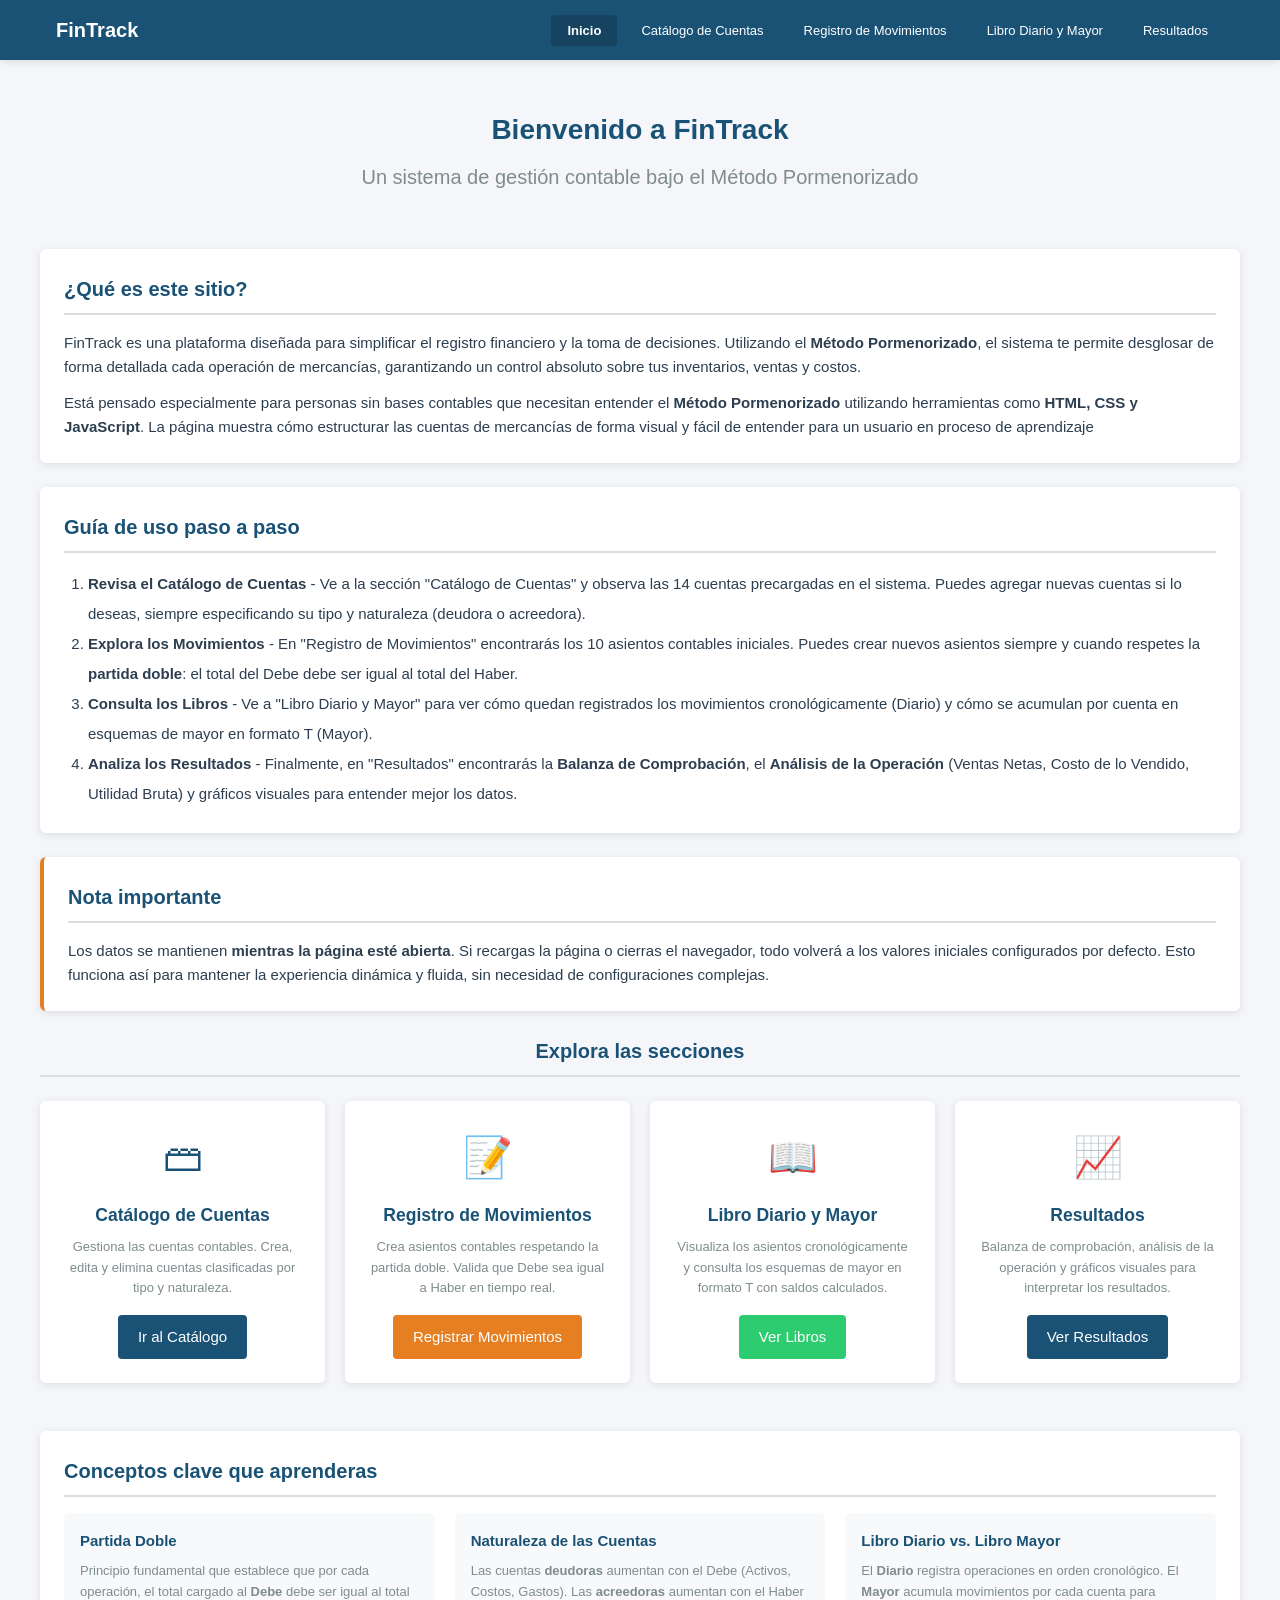
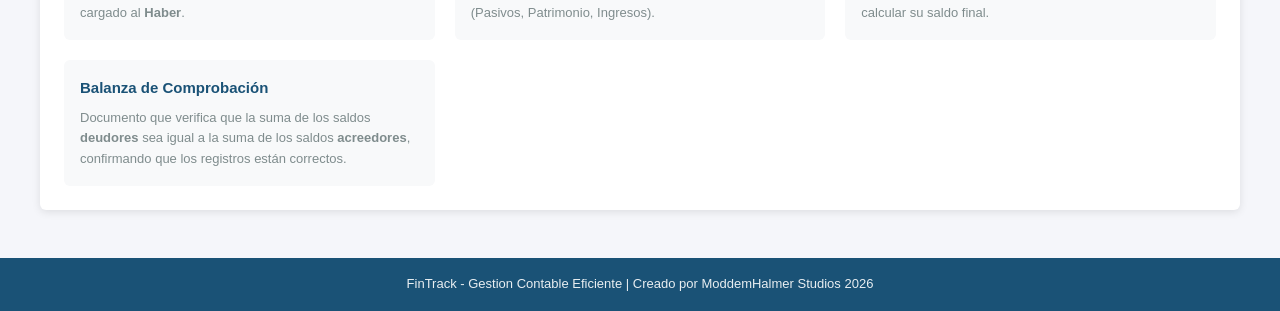
<file: index.html>
<!DOCTYPE html>
<html lang="es">
<head>
    <meta charset="UTF-8">
    <meta name="viewport" content="width=device-width, initial-scale=1.0">
    <title>FinTrack - Gestion Contable Eficiente</title>
    
    <!-- 
        Estilos base que se aplican a todas las páginas.
        principal.css contiene las variables de color, tipografía, navegación,
        botones, tablas, formularios y utilidades generales.
    -->
    <link rel="stylesheet" href="estilos/principal.css">
</head>
<body>
    
    <!-- 
        =============================================================================
        NAVEGACIÓN PRINCIPAL
        =============================================================================
        Barra fija en la parte superior. Se repite en todas las páginas.
        El enlace activo se resalta automáticamente con JavaScript.
    -->
    <nav class="navegacion-principal">
        <div class="contenedor-navegacion">
            <!-- Título o logo del sitio -->
            <a href="index.html" class="titulo-navegacion">
                FinTrack
            </a>
            
            <!-- Botón menú hamburguesa (solo visible en móviles) -->
            <button id="boton-menu-hamburguesa" class="boton-menu-hamburguesa" aria-label="Abrir menú de navegación">
                <span class="linea"></span>
                <span class="linea"></span>
                <span class="linea"></span>
            </button>
            
            <!-- Lista de enlaces a las secciones del sitio -->
            <ul id="lista-navegacion" class="lista-navegacion">
                <li class="elemento-navegacion">
                    <a href="index.html" class="enlace-navegacion">Inicio</a>
                </li>
                <li class="elemento-navegacion">
                    <a href="paginas/cuentas.html" class="enlace-navegacion">Catálogo de Cuentas</a>
                </li>
                <li class="elemento-navegacion">
                    <a href="paginas/movimientos.html" class="enlace-navegacion">Registro de Movimientos</a>
                </li>
                <li class="elemento-navegacion">
                    <a href="paginas/libros.html" class="enlace-navegacion">Libro Diario y Mayor</a>
                </li>
                <li class="elemento-navegacion">
                    <a href="paginas/resultados.html" class="enlace-navegacion">Resultados</a>
                </li>
            </ul>
        </div>
    </nav>
    
    <!-- 
        =============================================================================
        CONTENIDO PRINCIPAL
        =============================================================================
    -->
    <main class="contenido-principal">
        <div class="contenedor">
            
            <!-- 
                Encabezado de bienvenida con título y subtítulo descriptivo
            -->
            <header class="encabezado-pagina">
                <h1 class="titulo-principal">Bienvenido a FinTrack</h1>
                <p class="subtitulo-principal">Un sistema de gestión contable bajo el Método Pormenorizado</p>
            </header>
            
            <!-- 
                =============================================================================
                SECCIÓN: DESCRIPCIÓN DEL SITIO
                =============================================================================
                Explicamos qué es esta herramienta y para quién está pensada.
            -->
            <section class="tarjeta margen-inferior">
                <h2 class="titulo-tarjeta">¿Qué es este sitio?</h2>
                <p>
                    FinTrack es una plataforma diseñada para simplificar el registro financiero y la toma de decisiones.
                    Utilizando el <strong>Método Pormenorizado</strong>, el sistema te permite desglosar de forma detallada cada operación de mercancías,
                    garantizando un control absoluto sobre tus inventarios, ventas y costos.
                </p>
                <p style="margin-top: 12px;">
                    Está pensado especialmente para personas sin bases contables que necesitan entender el <strong>Método Pormenorizado</strong> utilizando herramientas como
                    <strong>HTML, CSS y JavaScript</strong>. La página muestra cómo estructurar las cuentas de mercancías de forma visual y fácil de entender para un usuario en proceso de aprendizaje
                </p>
            </section>
            
            <!-- 
                =============================================================================
                SECCIÓN: GUÍA DE USO PASO A PASO
                =============================================================================
                Instrucciones numeradas para que el estudiante sepa por dónde empezar.
            -->
            <section class="tarjeta margen-inferior">
                <h2 class="titulo-tarjeta">Guía de uso paso a paso</h2>
                
                <ol style="padding-left: 24px; line-height: 2;">
                    <li>
                        <strong>Revisa el Catálogo de Cuentas</strong> - Ve a la sección 
                        "Catálogo de Cuentas" y observa las 14 cuentas precargadas en el sistema. 
                        Puedes agregar nuevas cuentas si lo deseas, siempre especificando su tipo 
                        y naturaleza (deudora o acreedora).
                    </li>
                    <li>
                        <strong>Explora los Movimientos</strong> - En "Registro de Movimientos" 
                        encontrarás los 10 asientos contables iniciales. Puedes crear nuevos 
                        asientos siempre y cuando respetes la <strong>partida doble</strong>: 
                        el total del Debe debe ser igual al total del Haber.
                    </li>
                    <li>
                        <strong>Consulta los Libros</strong> - Ve a "Libro Diario y Mayor" para 
                        ver cómo quedan registrados los movimientos cronológicamente (Diario) y 
                        cómo se acumulan por cuenta en esquemas de mayor en formato T (Mayor).
                    </li>
                    <li>
                        <strong>Analiza los Resultados</strong> - Finalmente, en "Resultados" 
                        encontrarás la <strong>Balanza de Comprobación</strong>, el 
                        <strong>Análisis de la Operación</strong> (Ventas Netas, Costo de lo 
                        Vendido, Utilidad Bruta) y gráficos visuales para entender mejor los datos.
                    </li>
                </ol>
            </section>
            
            <!-- 
                =============================================================================
                SECCIÓN: NOTA IMPORTANTE
                =============================================================================
                Avisamos que los datos no se guardan permanentemente.
            -->
            <section class="tarjeta margen-inferior" style="border-left: 4px solid var(--color-acento);">
                <h2 class="titulo-tarjeta">Nota importante</h2>
                <p>
                    Los datos se mantienen <strong>mientras la página esté abierta</strong>. 
                    Si recargas la página o cierras el navegador, todo volverá a los valores 
                    iniciales configurados por defecto. Esto funciona así para mantener la 
                    experiencia dinámica y fluida, sin necesidad de configuraciones complejas.
                </p>
            </section>
            
            <!-- 
                =============================================================================
                SECCIÓN: TARJETAS INFORMATIVAS DE CADA SECCIÓN
                =============================================================================
                Cuatro tarjetas que resumen qué hace cada página del sitio.
                Usamos caracteres simples como "iconos" (no emojis).
            -->
            <section class="margen-inferior">
                <h2 class="titulo-tarjeta" style="text-align: center; margin-bottom: 24px;">Explora las secciones</h2>
                
                <div style="display: grid; grid-template-columns: repeat(auto-fit, minmax(260px, 1fr)); gap: 20px;">
                    
                    <!-- Tarjeta: Catálogo de Cuentas -->
                    <article class="tarjeta" style="text-align: center;">
                        <div style="font-size: 40px; color: var(--color-principal); margin-bottom: 12px;">
                            &#128451;
                        </div>
                        <h3 style="color: var(--color-principal); margin-bottom: 8px;">Catálogo de Cuentas</h3>
                        <p style="color: var(--texto-secundario); font-size: var(--tamano-pequeno);">
                            Gestiona las cuentas contables. Crea, edita y elimina cuentas 
                            clasificadas por tipo y naturaleza.
                        </p>
                        <a href="paginas/cuentas.html" class="boton boton-primario" style="margin-top: 16px; display: inline-block;">
                            Ir al Catálogo
                        </a>
                    </article>
                    
                    <!-- Tarjeta: Registro de Movimientos -->
                    <article class="tarjeta" style="text-align: center;">
                        <div style="font-size: 40px; color: var(--color-acento); margin-bottom: 12px;">
                            &#128221;
                        </div>
                        <h3 style="color: var(--color-principal); margin-bottom: 8px;">Registro de Movimientos</h3>
                        <p style="color: var(--texto-secundario); font-size: var(--tamano-pequeno);">
                            Crea asientos contables respetando la partida doble. 
                            Valida que Debe sea igual a Haber en tiempo real.
                        </p>
                        <a href="paginas/movimientos.html" class="boton boton-acento" style="margin-top: 16px; display: inline-block;">
                            Registrar Movimientos
                        </a>
                    </article>
                    
                    <!-- Tarjeta: Libro Diario y Mayor -->
                    <article class="tarjeta" style="text-align: center;">
                        <div style="font-size: 40px; color: var(--color-secundario); margin-bottom: 12px;">
                            &#128214;
                        </div>
                        <h3 style="color: var(--color-principal); margin-bottom: 8px;">Libro Diario y Mayor</h3>
                        <p style="color: var(--texto-secundario); font-size: var(--tamano-pequeno);">
                            Visualiza los asientos cronológicamente y consulta los 
                            esquemas de mayor en formato T con saldos calculados.
                        </p>
                        <a href="paginas/libros.html" class="boton boton-secundario" style="margin-top: 16px; display: inline-block;">
                            Ver Libros
                        </a>
                    </article>
                    
                    <!-- Tarjeta: Resultados -->
                    <article class="tarjeta" style="text-align: center;">
                        <div style="font-size: 40px; color: #9b59b6; margin-bottom: 12px;">
                            &#128200;
                        </div>
                        <h3 style="color: var(--color-principal); margin-bottom: 8px;">Resultados</h3>
                        <p style="color: var(--texto-secundario); font-size: var(--tamano-pequeno);">
                            Balanza de comprobación, análisis de la operación y 
                            gráficos visuales para interpretar los resultados.
                        </p>
                        <a href="paginas/resultados.html" class="boton boton-primario" style="margin-top: 16px; display: inline-block;">
                            Ver Resultados
                        </a>
                    </article>
                    
                </div>
            </section>
            
            <!-- 
                =============================================================================
                SECCIÓN: CONCEPTOS CLAVE
                =============================================================================
                Breve repaso de conceptos contables fundamentales.
            -->
            <section class="tarjeta margen-inferior">
                <h2 class="titulo-tarjeta">Conceptos clave que aprenderas</h2>
                
                <div style="display: grid; grid-template-columns: repeat(auto-fit, minmax(300px, 1fr)); gap: 20px; margin-top: 16px;">
                    
                    <div style="padding: 16px; background-color: #f8f9fa; border-radius: 6px;">
                        <h4 style="color: var(--color-principal); margin-bottom: 8px;">Partida Doble</h4>
                        <p style="font-size: var(--tamano-pequeno); color: var(--texto-secundario);">
                            Principio fundamental que establece que por cada operación, 
                            el total cargado al <strong>Debe</strong> debe ser igual al 
                            total cargado al <strong>Haber</strong>.
                        </p>
                    </div>
                    
                    <div style="padding: 16px; background-color: #f8f9fa; border-radius: 6px;">
                        <h4 style="color: var(--color-principal); margin-bottom: 8px;">Naturaleza de las Cuentas</h4>
                        <p style="font-size: var(--tamano-pequeno); color: var(--texto-secundario);">
                            Las cuentas <strong>deudoras</strong> aumentan con el Debe 
                            (Activos, Costos, Gastos). Las <strong>acreedoras</strong> aumentan 
                            con el Haber (Pasivos, Patrimonio, Ingresos).
                        </p>
                    </div>
                    
                    <div style="padding: 16px; background-color: #f8f9fa; border-radius: 6px;">
                        <h4 style="color: var(--color-principal); margin-bottom: 8px;">Libro Diario vs. Libro Mayor</h4>
                        <p style="font-size: var(--tamano-pequeno); color: var(--texto-secundario);">
                            El <strong>Diario</strong> registra operaciones en orden cronológico. 
                            El <strong>Mayor</strong> acumula movimientos por cada cuenta para 
                            calcular su saldo final.
                        </p>
                    </div>
                    
                    <div style="padding: 16px; background-color: #f8f9fa; border-radius: 6px;">
                        <h4 style="color: var(--color-principal); margin-bottom: 8px;">Balanza de Comprobación</h4>
                        <p style="font-size: var(--tamano-pequeno); color: var(--texto-secundario);">
                            Documento que verifica que la suma de los saldos <strong>deudores</strong> 
                            sea igual a la suma de los saldos <strong>acreedores</strong>, 
                            confirmando que los registros están correctos.
                        </p>
                    </div>
                    
                </div>
            </section>
            
        </div>
    </main>
    
    <!-- 
        =============================================================================
        PIE DE PÁGINA
        =============================================================================
        Se repite en todas las páginas. Muestra el año actual.
    -->
    <footer class="pie-pagina">
        <p class="texto-pie">
            FinTrack - Gestion Contable Eficiente
            | Creado por ModdemHalmer Studios
            <span id="anio-actual">2026</span>
        </p>
    </footer>
    
    <!-- 
        =============================================================================
        SCRIPTS
        =============================================================================
        Cargamos primero los datos, luego las funciones compartidas.
        En index.html no necesitamos scripts específicos de página.
    -->
    <script src="scripts/datos.js"></script>
    <script src="scripts/principal.js"></script>
    
    <!-- 
        Script inline para establecer el año actual en el pie de página.
        Es una funcionalidad simple que no amerita un archivo separado.
    -->
    <script>
        // Actualizamos el año en el pie de página automáticamente
        document.getElementById('anio-actual').textContent = new Date().getFullYear();
    </script>
    
</body>
</html>
</file>
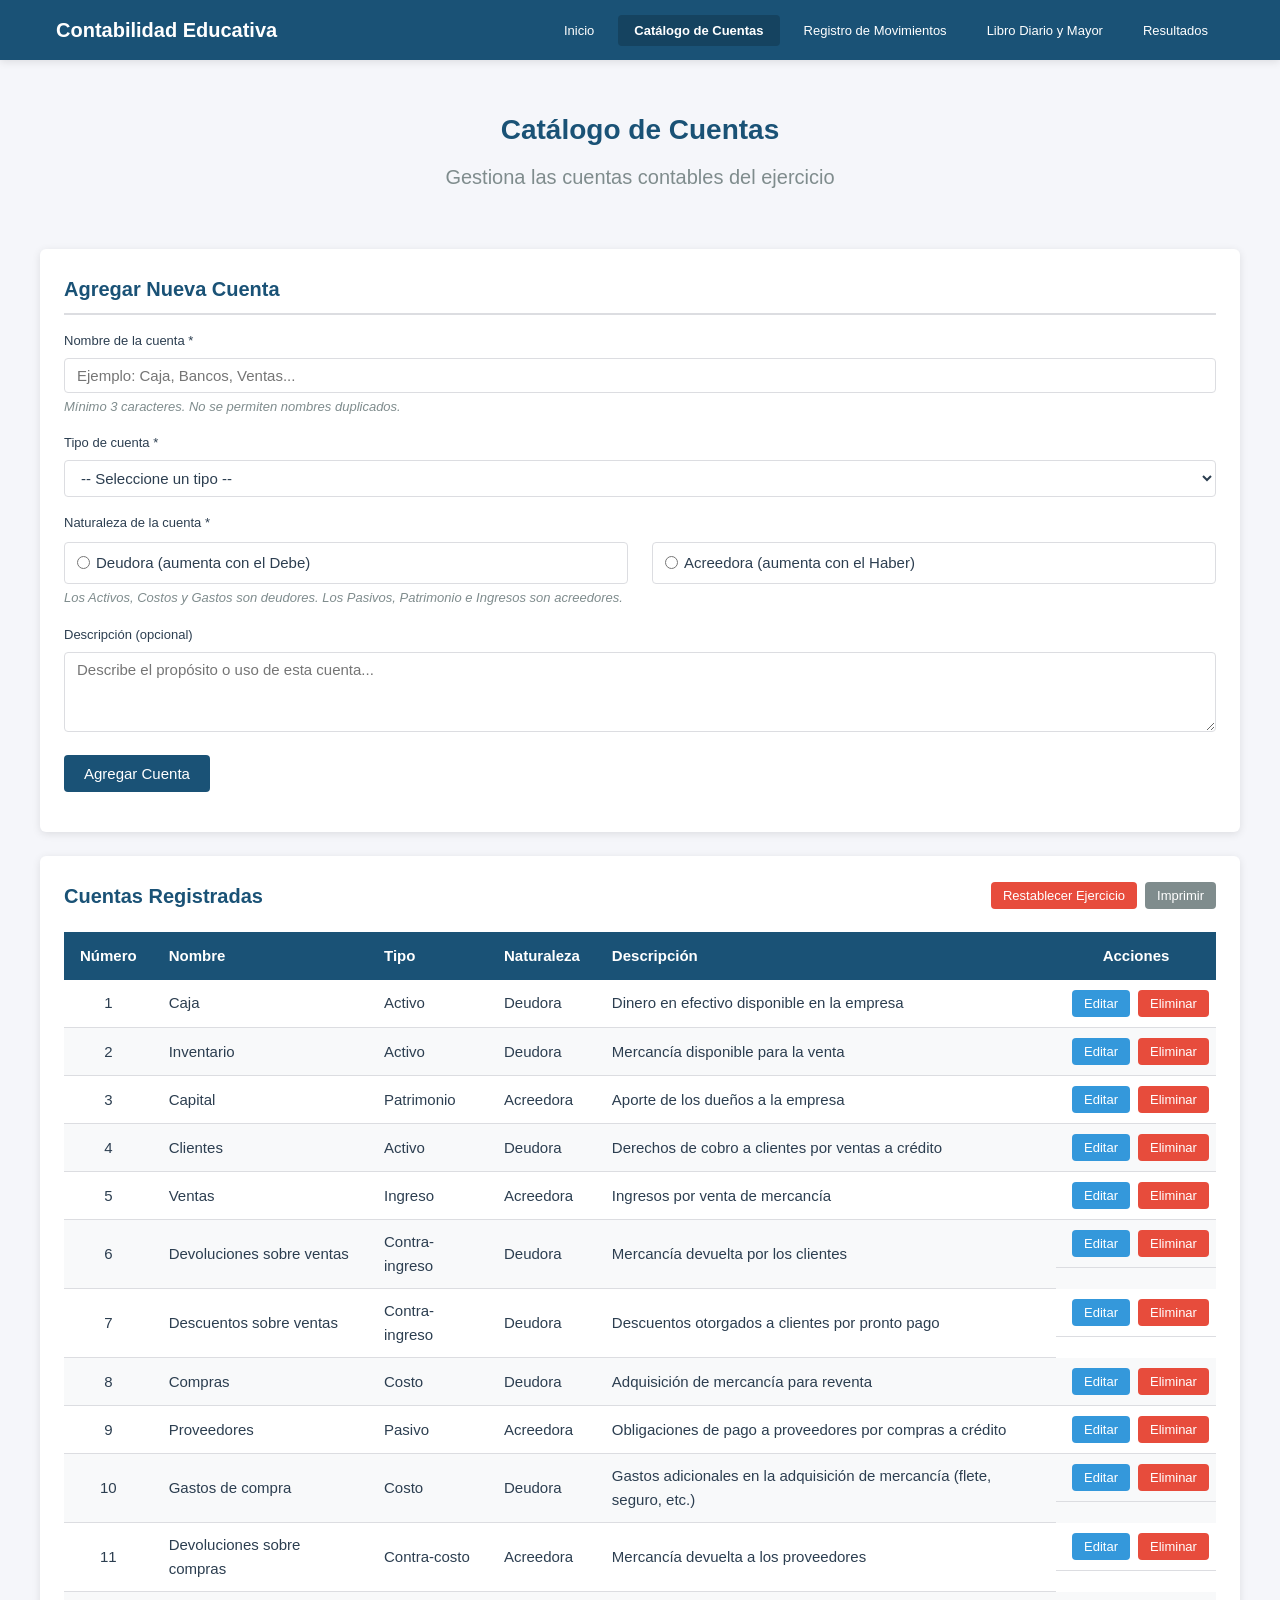
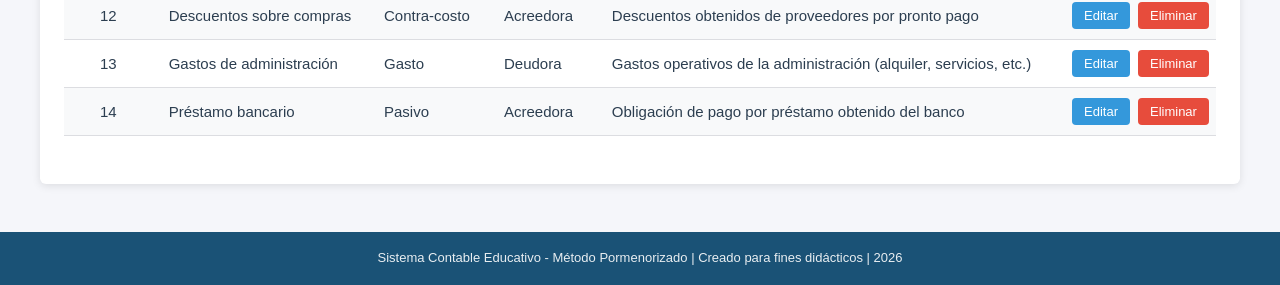
<file: paginas/cuentas.html>
<!DOCTYPE html>
<html lang="es">
<head>
    <meta charset="UTF-8">
    <meta name="viewport" content="width=device-width, initial-scale=1.0">
    <title>Catálogo de Cuentas - Sistema Contable Educativo</title>
    
    <!-- 
        Estilos base compartidos por todas las páginas.
        Contiene la navegación, variables CSS, botones, tablas y formularios.
    -->
    <link rel="stylesheet" href="../estilos/principal.css">
    
    <!-- 
        Estilos específicos de la página de cuentas.
        Se carga después de principal.css para poder sobrescribir si es necesario.
    -->
    <link rel="stylesheet" href="../estilos/cuentas.css">
    
    <!-- 
        Estilos para impresión.
        Oculta navegación, botones y fondos de color al imprimir.
    -->
    <link rel="stylesheet" href="../estilos/impresion.css" media="print">
</head>
<body>
    
    <!-- 
        =============================================================================
        NAVEGACIÓN PRINCIPAL
        =============================================================================
        Igual en todas las páginas. El enlace activo se resalta automáticamente
        mediante la función marcarNavegacionActiva() en principal.js.
    -->
    <nav class="navegacion-principal">
        <div class="contenedor-navegacion">
            <a href="../index.html" class="titulo-navegacion">Contabilidad Educativa</a>
            
            <button id="boton-menu-hamburguesa" class="boton-menu-hamburguesa" aria-label="Abrir menú de navegación">
                <span class="linea"></span>
                <span class="linea"></span>
                <span class="linea"></span>
            </button>
            
            <ul id="lista-navegacion" class="lista-navegacion">
                <li class="elemento-navegacion">
                    <a href="../index.html" class="enlace-navegacion">Inicio</a>
                </li>
                <li class="elemento-navegacion">
                    <a href="cuentas.html" class="enlace-navegacion">Catálogo de Cuentas</a>
                </li>
                <li class="elemento-navegacion">
                    <a href="movimientos.html" class="enlace-navegacion">Registro de Movimientos</a>
                </li>
                <li class="elemento-navegacion">
                    <a href="libros.html" class="enlace-navegacion">Libro Diario y Mayor</a>
                </li>
                <li class="elemento-navegacion">
                    <a href="resultados.html" class="enlace-navegacion">Resultados</a>
                </li>
            </ul>
        </div>
    </nav>
    
    <!-- 
        =============================================================================
        CONTENIDO PRINCIPAL
        =============================================================================
    -->
    <main class="contenido-principal">
        <div class="contenedor">
            
            <!-- Encabezado de la página -->
            <header class="encabezado-pagina">
                <h1 class="titulo-principal">Catálogo de Cuentas</h1>
                <p class="subtitulo-principal">Gestiona las cuentas contables del ejercicio</p>
            </header>
            
            <!-- 
                =============================================================================
                SECCIÓN: FORMULARIO PARA CREAR/EDITAR CUENTAS
                =============================================================================
                Este formulario permite agregar nuevas cuentas al catálogo.
                También se reutiliza para editar cuentas existentes.
            -->
            <section class="tarjeta margen-inferior">
                <h2 class="titulo-tarjeta" id="titulo-formulario">Agregar Nueva Cuenta</h2>
                
                <form id="formulario-cuenta" novalidate>
                    
                    <!-- Campo oculto para saber si estamos editando (ID de la cuenta) -->
                    <input type="hidden" id="campo-id-cuenta" value="">
                    
                    <!-- Nombre de la cuenta -->
                    <div class="grupo-formulario">
                        <label for="campo-nombre" class="etiqueta-formulario">Nombre de la cuenta *</label>
                        <input 
                            type="text" 
                            id="campo-nombre" 
                            class="campo-texto" 
                            placeholder="Ejemplo: Caja, Bancos, Ventas..."
                            required 
                            minlength="3"
                            maxlength="100"
                        >
                        <small class="texto-ayuda">Mínimo 3 caracteres. No se permiten nombres duplicados.</small>
                    </div>
                    
                    <!-- Tipo de cuenta -->
                    <div class="grupo-formulario">
                        <label for="campo-tipo" class="etiqueta-formulario">Tipo de cuenta *</label>
                        <select id="campo-tipo" class="campo-seleccion" required>
                            <option value="">-- Seleccione un tipo --</option>
                            <option value="Activo">Activo</option>
                            <option value="Pasivo">Pasivo</option>
                            <option value="Patrimonio">Patrimonio</option>
                            <option value="Ingreso">Ingreso</option>
                            <option value="Costo">Costo</option>
                            <option value="Gasto">Gasto</option>
                            <option value="Contra-ingreso">Contra-ingreso</option>
                            <option value="Contra-costo">Contra-costo</option>
                        </select>
                    </div>
                    
                    <!-- Naturaleza de la cuenta (radio buttons) -->
                    <div class="grupo-formulario">
                        <span class="etiqueta-formulario">Naturaleza de la cuenta *</span>
                        <div class="grupo-radio">
                            <label class="opcion-radio">
                                <input type="radio" name="naturaleza" value="deudora" required>
                                <span>Deudora (aumenta con el Debe)</span>
                            </label>
                            <label class="opcion-radio">
                                <input type="radio" name="naturaleza" value="acreedora" required>
                                <span>Acreedora (aumenta con el Haber)</span>
                            </label>
                        </div>
                        <small class="texto-ayuda">
                            Los Activos, Costos y Gastos son deudores. 
                            Los Pasivos, Patrimonio e Ingresos son acreedores.
                        </small>
                    </div>
                    
                    <!-- Descripción opcional -->
                    <div class="grupo-formulario">
                        <label for="campo-descripcion" class="etiqueta-formulario">Descripción (opcional)</label>
                        <textarea 
                            id="campo-descripcion" 
                            class="campo-textarea" 
                            placeholder="Describe el propósito o uso de esta cuenta..."
                            maxlength="200"
                        ></textarea>
                    </div>
                    
                    <!-- Mensaje de validación (se muestra con JavaScript) -->
                    <div id="mensaje-formulario" class="mensaje-validacion oculto" role="alert"></div>
                    
                    <!-- Botones del formulario -->
                    <div class="grupo-botones">
                        <button type="submit" id="boton-guardar" class="boton boton-primario">
                            Agregar Cuenta
                        </button>
                        <button type="button" id="boton-cancelar" class="boton boton-peligro oculto">
                            Cancelar Edición
                        </button>
                    </div>
                    
                </form>
            </section>
            
            <!-- 
                =============================================================================
                SECCIÓN: TABLA DE CUENTAS EXISTENTES
                =============================================================================
                Muestra todas las cuentas del catálogo con opciones de editar y eliminar.
            -->
            <section class="tarjeta">
                <div style="display: flex; justify-content: space-between; align-items: center; margin-bottom: 20px; flex-wrap: wrap; gap: 12px;">
                    <h2 class="titulo-tarjeta" style="margin: 0; border: none; padding: 0;">Cuentas Registradas</h2>
                    
                    <!-- Grupo de botones de acción -->
                    <div class="grupo-botones" style="margin: 0;">
                        <button id="boton-restablecer" class="boton boton-peligro boton-pequeno">
                            Restablecer Ejercicio
                        </button>
                        <button id="boton-imprimir" class="boton boton-imprimir boton-pequeno">
                            Imprimir
                        </button>
                    </div>
                </div>
                
                <!-- Contenedor con scroll horizontal para la tabla -->
                <div class="contenedor-tabla">
                    <table class="tabla-datos" id="tabla-cuentas">
                        <thead>
                            <tr>
                                <th>Número</th>
                                <th>Nombre</th>
                                <th>Tipo</th>
                                <th>Naturaleza</th>
                                <th>Descripción</th>
                                <th>Acciones</th>
                            </tr>
                        </thead>
                        <tbody id="cuerpo-tabla-cuentas">
                            <!-- Las filas se generan dinámicamente con JavaScript -->
                        </tbody>
                    </table>
                </div>
                
                <!-- Mensaje que aparece cuando no hay cuentas -->
                <p id="mensaje-sin-cuentas" class="mensaje-vacio oculto">
                    No hay cuentas registradas. Agrega una nueva cuenta usando el formulario de arriba.
                </p>
                
            </section>
            
        </div>
    </main>
    
    <!-- 
        =============================================================================
        PIE DE PÁGINA
        =============================================================================
    -->
    <footer class="pie-pagina">
        <p class="texto-pie">
            Sistema Contable Educativo - Método Pormenorizado | 
            Creado para fines didácticos | 
            <span id="anio-actual">2024</span>
        </p>
    </footer>
    
    <!-- 
        =============================================================================
        SCRIPTS
        =============================================================================
        Orden de carga importante:
        1. datos.js - Variables globales con los datos del ejercicio
        2. principal.js - Funciones compartidas (formato, navegación, impresión)
        3. cuentas.js - Lógica específica de esta página
    -->
    <script src="../scripts/datos.js"></script>
    <script src="../scripts/principal.js"></script>
    <script src="../scripts/cuentas.js"></script>
    
    <!-- Script para el año actual -->
    <script>
        document.getElementById('anio-actual').textContent = new Date().getFullYear();
    </script>
    
</body>
</html>
</file>
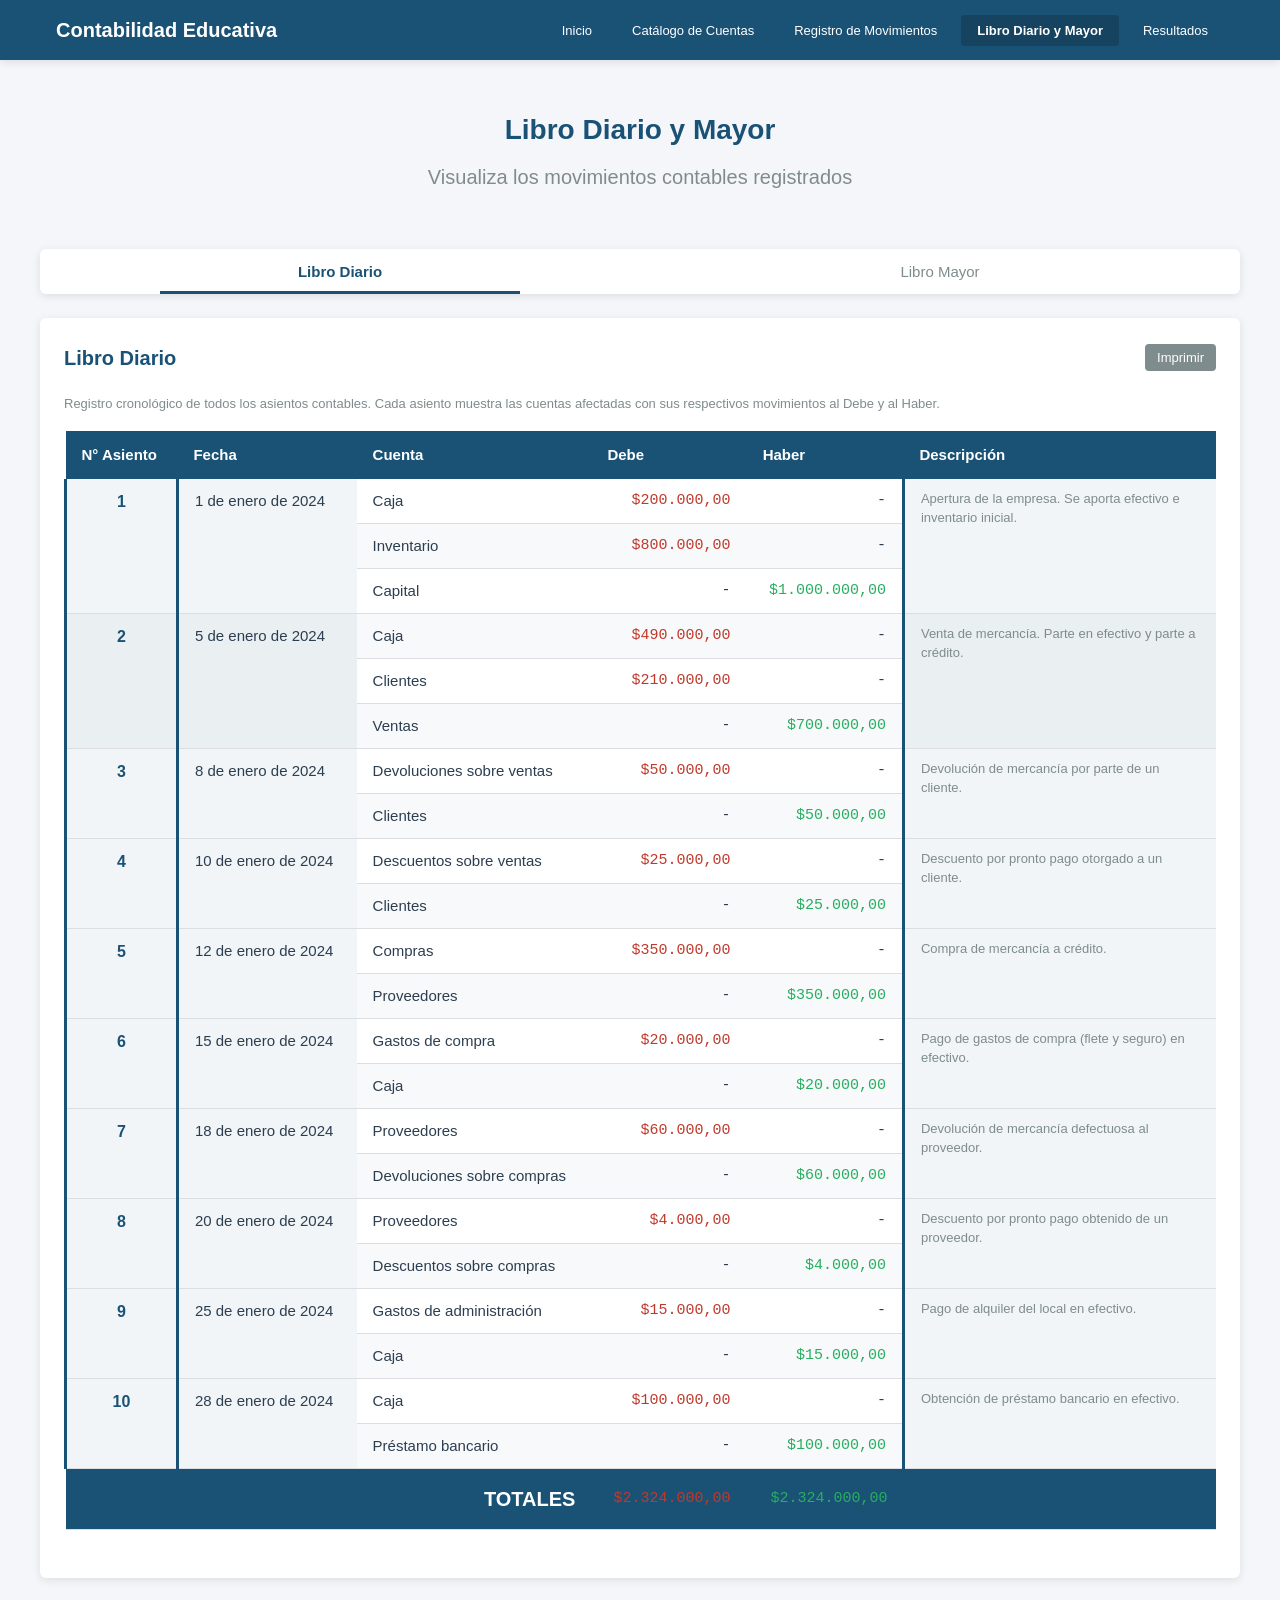
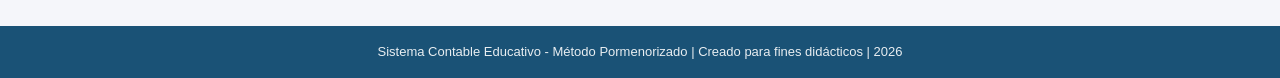
<file: paginas/libros.html>
<!DOCTYPE html>
<html lang="es">
<head>
    <meta charset="UTF-8">
    <meta name="viewport" content="width=device-width, initial-scale=1.0">
    <title>Libro Diario y Mayor - Sistema Contable Educativo</title>
    
    <!-- 
        Estilos base compartidos por todas las páginas.
        Contiene la navegación, variables CSS, botones, tablas y formularios.
    -->
    <link rel="stylesheet" href="../estilos/principal.css">
    
    <!-- 
        Estilos específicos de la página de libros.
        Incluye los estilos para los esquemas de mayor en formato T.
    -->
    <link rel="stylesheet" href="../estilos/libros.css">
    
    <!-- 
        Estilos para impresión.
        Oculta navegación, botones y fondos de color al imprimir.
    -->
    <link rel="stylesheet" href="../estilos/impresion.css" media="print">
</head>
<body>
    
    <!-- 
        =============================================================================
        NAVEGACIÓN PRINCIPAL
        =============================================================================
        Igual en todas las páginas. El enlace activo se resalta automáticamente
        mediante la función marcarNavegacionActiva() en principal.js.
    -->
    <nav class="navegacion-principal">
        <div class="contenedor-navegacion">
            <a href="../index.html" class="titulo-navegacion">Contabilidad Educativa</a>
            
            <button id="boton-menu-hamburguesa" class="boton-menu-hamburguesa" aria-label="Abrir menú de navegación">
                <span class="linea"></span>
                <span class="linea"></span>
                <span class="linea"></span>
            </button>
            
            <ul id="lista-navegacion" class="lista-navegacion">
                <li class="elemento-navegacion">
                    <a href="../index.html" class="enlace-navegacion">Inicio</a>
                </li>
                <li class="elemento-navegacion">
                    <a href="cuentas.html" class="enlace-navegacion">Catálogo de Cuentas</a>
                </li>
                <li class="elemento-navegacion">
                    <a href="movimientos.html" class="enlace-navegacion">Registro de Movimientos</a>
                </li>
                <li class="elemento-navegacion">
                    <a href="libros.html" class="enlace-navegacion">Libro Diario y Mayor</a>
                </li>
                <li class="elemento-navegacion">
                    <a href="resultados.html" class="enlace-navegacion">Resultados</a>
                </li>
            </ul>
        </div>
    </nav>
    
    <!-- 
        =============================================================================
        CONTENIDO PRINCIPAL
        =============================================================================
    -->
    <main class="contenido-principal">
        <div class="contenedor">
            
            <!-- Encabezado de la página -->
            <header class="encabezado-pagina">
                <h1 class="titulo-principal">Libro Diario y Mayor</h1>
                <p class="subtitulo-principal">Visualiza los movimientos contables registrados</p>
            </header>
            
            <!-- 
                =============================================================================
                PESTAÑAS DE NAVEGACIÓN ENTRE LIBROS
                =============================================================================
                Dos pestañas que permiten cambiar entre el Libro Diario (registro cronológico)
                y el Libro Mayor (acumulación por cuenta en formato T).
                
                El Libro Diario registra las operaciones en orden cronológico, mostrando
                todas las cuentas afectadas en cada asiento con sus respectivos montos.
                
                El Libro Mayor agrupa todos los movimientos de cada cuenta para calcular
                su saldo final, usando el formato T: Debe a la izquierda, Haber a la derecha.
            -->
            <div class="contenedor-pestanas">
                <button id="pestana-diario" class="boton-pestana activa" data-pestana="diario">
                    Libro Diario
                </button>
                <button id="pestana-mayor" class="boton-pestana" data-pestana="mayor">
                    Libro Mayor
                </button>
            </div>
            
            <!-- 
                =============================================================================
                SECCIÓN: LIBRO DIARIO
                =============================================================================
                Muestra todos los asientos contables en orden cronológico.
                Cada asiento se visualiza como una unidad con sus líneas.
                
                El Libro Diario es el registro cronológico de todas las operaciones
                contables. Es el primer libro donde se registran los movimientos.
            -->
            <section id="seccion-diario" class="seccion-pestana">
                <div class="tarjeta">
                    <div style="display: flex; justify-content: space-between; align-items: center; margin-bottom: 20px; flex-wrap: wrap; gap: 12px;">
                        <h2 class="titulo-tarjeta" style="margin: 0; border: none; padding: 0;">Libro Diario</h2>
                        <button id="boton-imprimir-diario" class="boton boton-imprimir boton-pequeno">
                            Imprimir
                        </button>
                    </div>
                    
                    <p style="color: var(--texto-secundario); font-size: var(--tamano-pequeno); margin-bottom: 16px;">
                        Registro cronológico de todos los asientos contables. Cada asiento muestra
                        las cuentas afectadas con sus respectivos movimientos al Debe y al Haber.
                    </p>
                    
                    <!-- Contenedor con scroll horizontal para la tabla -->
                    <div class="contenedor-tabla">
                        <table class="tabla-datos" id="tabla-diario">
                            <thead>
                                <tr>
                                    <th>N° Asiento</th>
                                    <th>Fecha</th>
                                    <th>Cuenta</th>
                                    <th>Debe</th>
                                    <th>Haber</th>
                                    <th>Descripción</th>
                                </tr>
                            </thead>
                            <tbody id="cuerpo-tabla-diario">
                                <!-- Las filas se generan dinámicamente con JavaScript -->
                            </tbody>
                            <tfoot id="pie-tabla-diario">
                                <!-- Los totales se calculan con JavaScript -->
                            </tfoot>
                        </table>
                    </div>
                    
                    <!-- Mensaje cuando no hay asientos -->
                    <p id="mensaje-sin-asientos-diario" class="mensaje-vacio oculto">
                        No hay asientos registrados. Ve a "Registro de Movimientos" para crear asientos contables.
                    </p>
                    
                </div>
            </section>
            
            <!-- 
                =============================================================================
                SECCIÓN: LIBRO MAYOR
                =============================================================================
                Muestra cada cuenta en un esquema de mayor (formato T).
                Permite ver todas las cuentas o seleccionar una específica.
                
                El Libro Mayor es el segundo libro del sistema contable. Aquí se
                trasladan los movimientos del Diario, agrupados por cuenta, para
                calcular el saldo final de cada una.
                
                El formato T divide cada cuenta en dos columnas:
                - Izquierda: movimientos al Debe
                - Derecha: movimientos al Haber
                - Abajo: el saldo final calculado según la naturaleza de la cuenta
            -->
            <section id="seccion-mayor" class="seccion-pestana oculto">
                <div class="tarjeta">
                    <div style="display: flex; justify-content: space-between; align-items: center; margin-bottom: 20px; flex-wrap: wrap; gap: 12px;">
                        <h2 class="titulo-tarjeta" style="margin: 0; border: none; padding: 0;">Libro Mayor</h2>
                        
                        <div style="display: flex; gap: 12px; align-items: center; flex-wrap: wrap;">
                            <!-- Selector para filtrar por cuenta -->
                            <select id="selector-cuenta-mayor" class="campo-seleccion" style="width: auto; min-width: 200px;">
                                <option value="todas">Todas las cuentas</option>
                                <!-- Las opciones se generan dinámicamente con JavaScript -->
                            </select>
                            
                            <button id="boton-imprimir-mayor" class="boton boton-imprimir boton-pequeno">
                                Imprimir
                            </button>
                        </div>
                    </div>
                    
                    <p style="color: var(--texto-secundario); font-size: var(--tamano-pequeno); margin-bottom: 16px;">
                        Esquemas de mayor en formato T. Selecciona una cuenta específica o visualiza todas.
                        El saldo se calcula según la naturaleza de la cuenta.
                    </p>
                    
                    <!-- Contenedor de los esquemas de mayor -->
                    <div id="contenedor-mayores">
                        <!-- Los esquemas T se generan dinámicamente con JavaScript -->
                    </div>
                    
                    <!-- Mensaje cuando no hay datos -->
                    <p id="mensaje-sin-datos-mayor" class="mensaje-vacio oculto">
                        No hay movimientos para mostrar. Ve a "Registro de Movimientos" para crear asientos contables.
                    </p>
                    
                </div>
                
                <!-- 
                    =================================================================
                    RESUMEN DE SALDOS
                    =================================================================
                    Lista compacta de todas las cuentas con su saldo final.
                -->
                <div class="tarjeta margen-superior">
                    <h2 class="titulo-tarjeta">Resumen de Saldos</h2>
                    
                    <div class="contenedor-tabla">
                        <table class="tabla-datos" id="tabla-resumen-saldos">
                            <thead>
                                <tr>
                                    <th>Cuenta</th>
                                    <th>Tipo</th>
                                    <th>Naturaleza</th>
                                    <th>Total Debe</th>
                                    <th>Total Haber</th>
                                    <th>Saldo</th>
                                    <th>Tipo Saldo</th>
                                </tr>
                            </thead>
                            <tbody id="cuerpo-resumen-saldos">
                                <!-- Las filas se generan dinámicamente con JavaScript -->
                            </tbody>
                        </table>
                    </div>
                    
                    <p id="mensaje-sin-saldos" class="mensaje-vacio oculto">
                        No hay saldos para mostrar.
                    </p>
                </div>
            </section>
            
        </div>
    </main>
    
    <!-- 
        =============================================================================
        PIE DE PÁGINA
        =============================================================================
    -->
    <footer class="pie-pagina">
        <p class="texto-pie">
            Sistema Contable Educativo - Método Pormenorizado | 
            Creado para fines didácticos | 
            <span id="anio-actual">2024</span>
        </p>
    </footer>
    
    <!-- 
        =============================================================================
        SCRIPTS
        =============================================================================
        Orden de carga importante:
        1. datos.js - Variables globales con los datos del ejercicio
        2. principal.js - Funciones compartidas (formato, navegación, impresión)
        3. libros.js - Lógica específica de esta página
    -->
    <script src="../scripts/datos.js"></script>
    <script src="../scripts/principal.js"></script>
    <script src="../scripts/libros.js"></script>
    
    <!-- Script para el año actual -->
    <script>
        document.getElementById('anio-actual').textContent = new Date().getFullYear();
    </script>
    
</body>
</html>
</file>
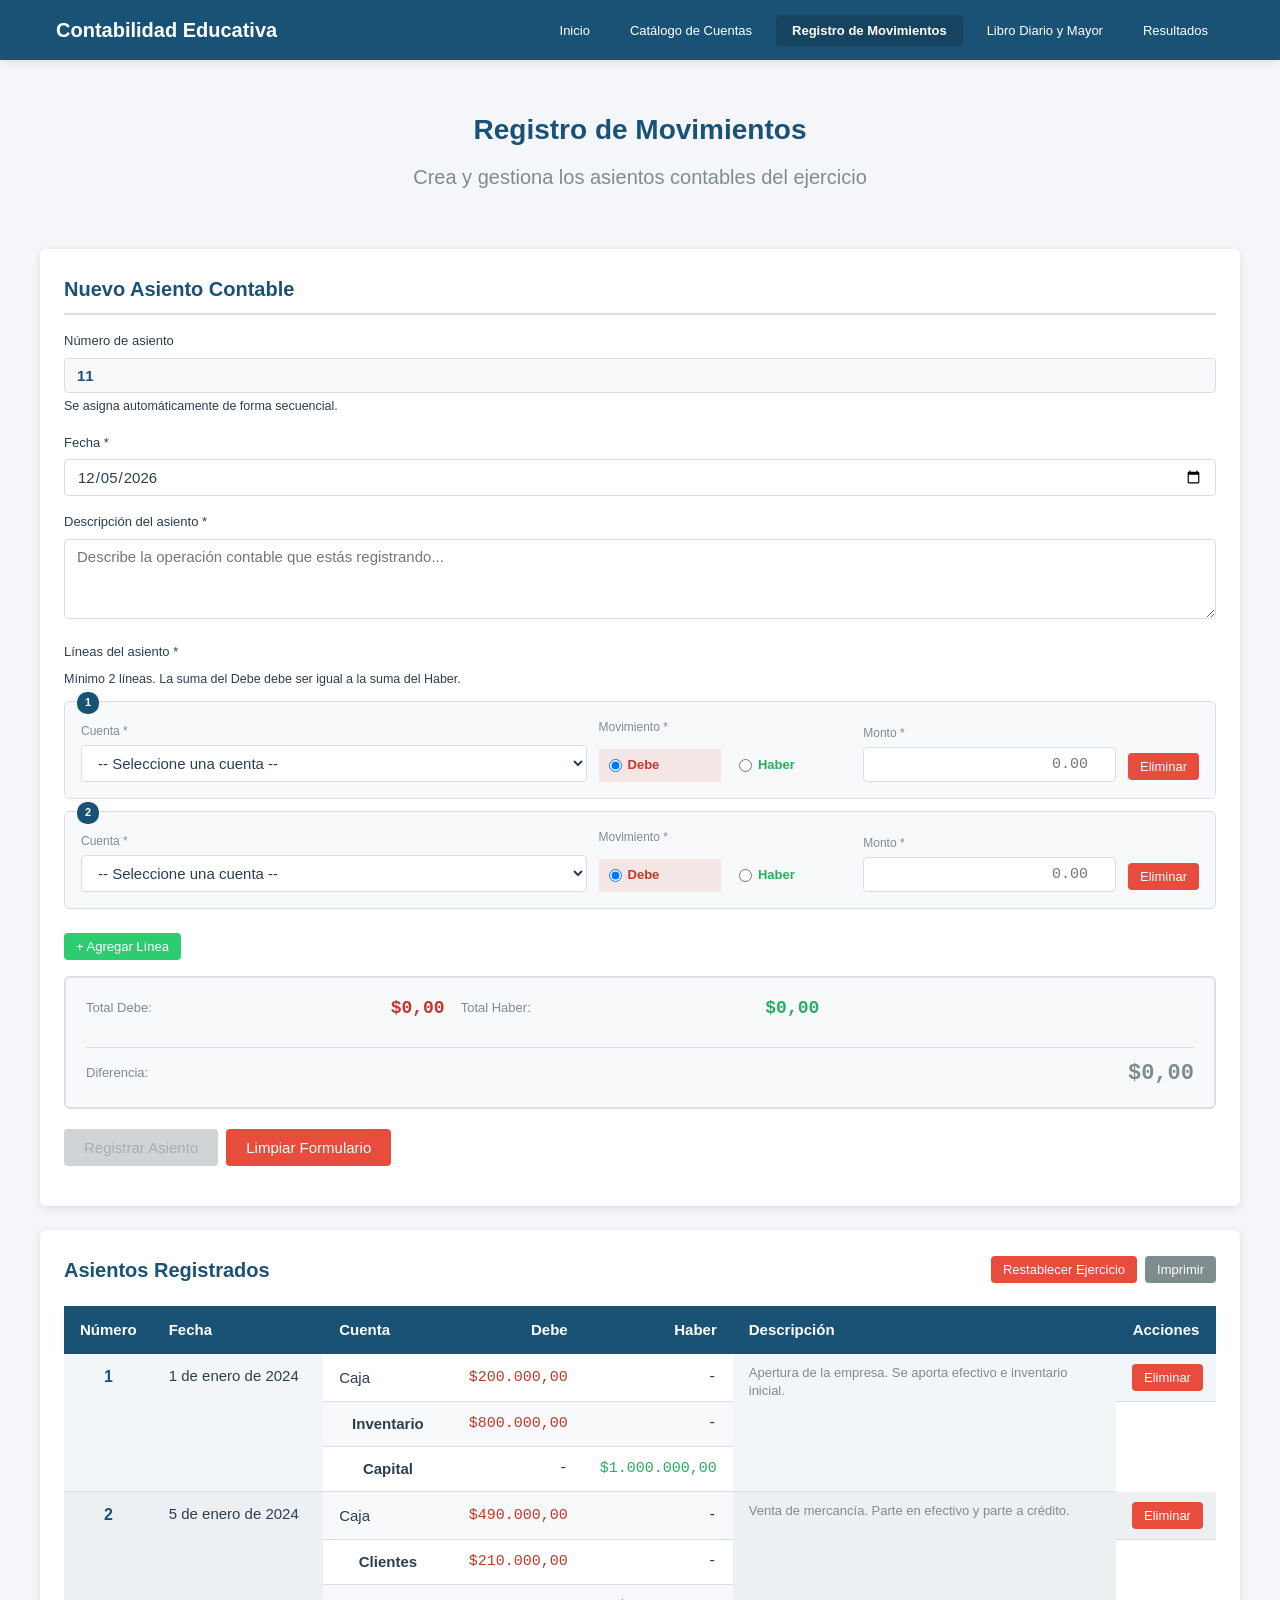
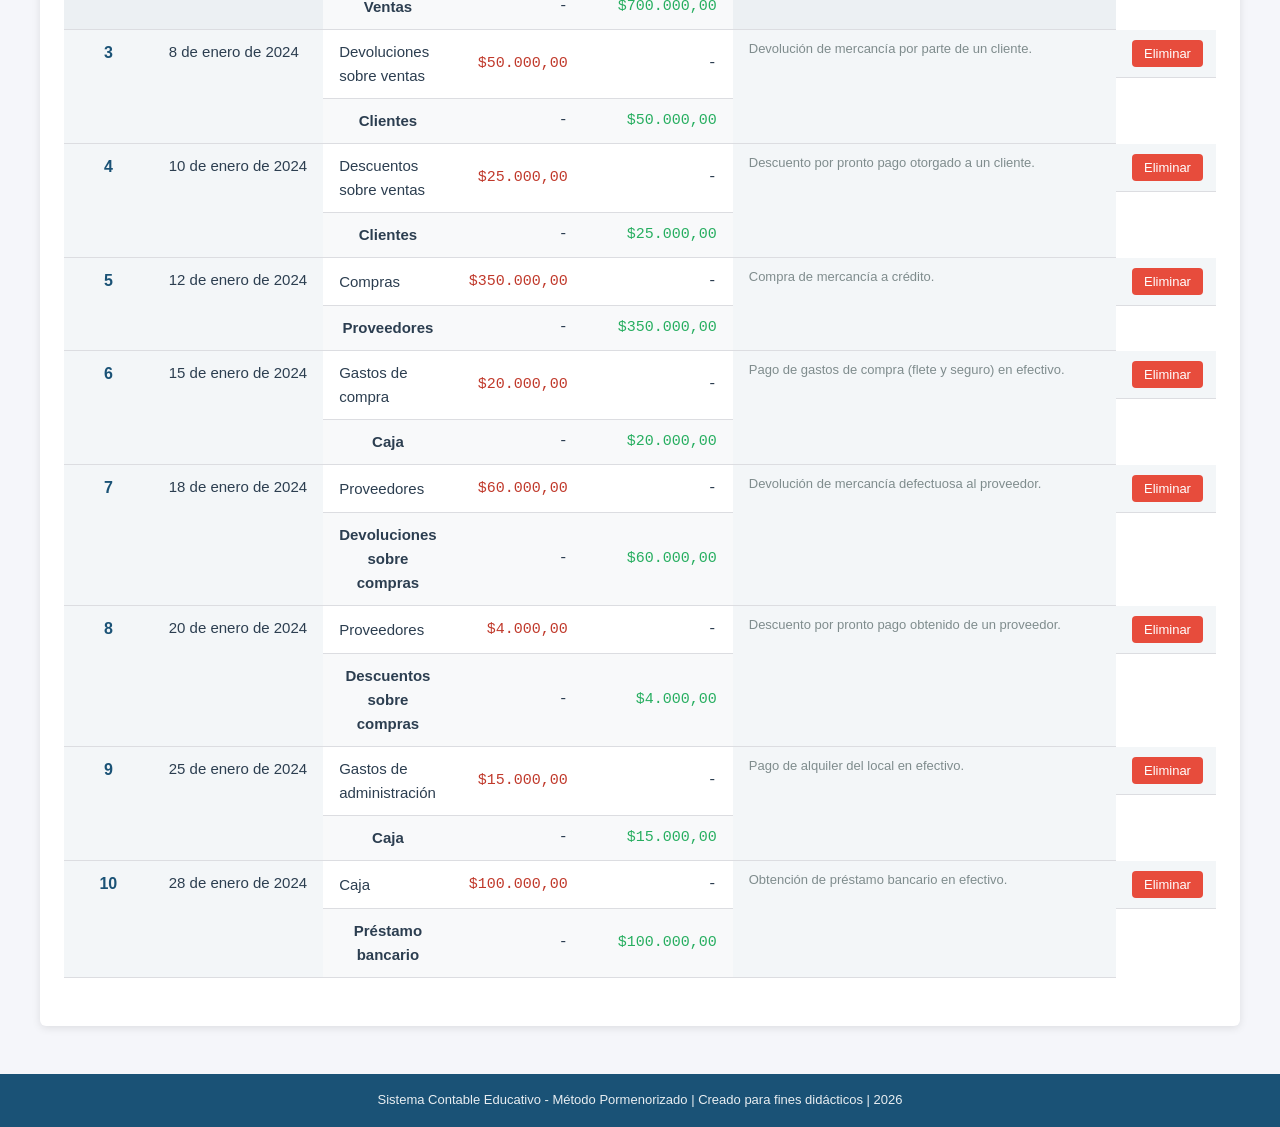
<file: paginas/movimientos.html>
<!DOCTYPE html>
<html lang="es">
<head>
    <meta charset="UTF-8">
    <meta name="viewport" content="width=device-width, initial-scale=1.0">
    <title>Registro de Movimientos - Sistema Contable Educativo</title>
    
    <!-- 
        Estilos base compartidos por todas las páginas.
        Contiene la navegación, variables CSS, botones, tablas y formularios.
    -->
    <link rel="stylesheet" href="../estilos/principal.css">
    
    <!-- 
        Estilos específicos de la página de movimientos.
        Se carga después de principal.css para poder sobrescribir si es necesario.
    -->
    <link rel="stylesheet" href="../estilos/movimientos.css">
    
    <!-- 
        Estilos para impresión.
        Oculta navegación, botones y fondos de color al imprimir.
    -->
    <link rel="stylesheet" href="../estilos/impresion.css" media="print">
</head>
<body>
    
    <!-- 
        =============================================================================
        NAVEGACIÓN PRINCIPAL
        =============================================================================
        Igual en todas las páginas. El enlace activo se resalta automáticamente
        mediante la función marcarNavegacionActiva() en principal.js.
    -->
    <nav class="navegacion-principal">
        <div class="contenedor-navegacion">
            <a href="../index.html" class="titulo-navegacion">Contabilidad Educativa</a>
            
            <button id="boton-menu-hamburguesa" class="boton-menu-hamburguesa" aria-label="Abrir menú de navegación">
                <span class="linea"></span>
                <span class="linea"></span>
                <span class="linea"></span>
            </button>
            
            <ul id="lista-navegacion" class="lista-navegacion">
                <li class="elemento-navegacion">
                    <a href="../index.html" class="enlace-navegacion">Inicio</a>
                </li>
                <li class="elemento-navegacion">
                    <a href="cuentas.html" class="enlace-navegacion">Catálogo de Cuentas</a>
                </li>
                <li class="elemento-navegacion">
                    <a href="movimientos.html" class="enlace-navegacion">Registro de Movimientos</a>
                </li>
                <li class="elemento-navegacion">
                    <a href="libros.html" class="enlace-navegacion">Libro Diario y Mayor</a>
                </li>
                <li class="elemento-navegacion">
                    <a href="resultados.html" class="enlace-navegacion">Resultados</a>
                </li>
            </ul>
        </div>
    </nav>
    
    <!-- 
        =============================================================================
        CONTENIDO PRINCIPAL
        =============================================================================
    -->
    <main class="contenido-principal">
        <div class="contenedor">
            
            <!-- Encabezado de la página -->
            <header class="encabezado-pagina">
                <h1 class="titulo-principal">Registro de Movimientos</h1>
                <p class="subtitulo-principal">Crea y gestiona los asientos contables del ejercicio</p>
            </header>
            
            <!-- 
                =============================================================================
                SECCIÓN: FORMULARIO DE ASIENTO CONTABLE
                =============================================================================
                Este formulario permite crear nuevos asientos contables respetando
                la partida doble: el total del Debe debe ser igual al total del Haber.
                
                La partida doble es el principio fundamental de la contabilidad:
                por cada operación, los cargos (Debe) deben igualar a los abonos (Haber).
            -->
            <section class="tarjeta margen-inferior">
                <h2 class="titulo-tarjeta">Nuevo Asiento Contable</h2>
                
                <form id="formulario-asiento" novalidate>
                    
                    <!-- Número de asiento (se asigna automáticamente) -->
                    <div class="grupo-formulario">
                        <label for="campo-numero-asiento" class="etiqueta-formulario">Número de asiento</label>
                        <input 
                            type="text" 
                            id="campo-numero-asiento" 
                            class="campo-texto" 
                            readonly
                            style="background-color: #f8f9fa; font-weight: 600; color: var(--color-principal);"
                        >
                        <small class="texto-ayuda">Se asigna automáticamente de forma secuencial.</small>
                    </div>
                    
                    <!-- Fecha del asiento -->
                    <div class="grupo-formulario">
                        <label for="campo-fecha" class="etiqueta-formulario">Fecha *</label>
                        <input 
                            type="date" 
                            id="campo-fecha" 
                            class="campo-fecha" 
                            required
                        >
                    </div>
                    
                    <!-- Descripción del asiento -->
                    <div class="grupo-formulario">
                        <label for="campo-descripcion" class="etiqueta-formulario">Descripción del asiento *</label>
                        <textarea 
                            id="campo-descripcion" 
                            class="campo-textarea" 
                            placeholder="Describe la operación contable que estás registrando..."
                            required
                            maxlength="300"
                        ></textarea>
                    </div>
                    
                    <!-- 
                        =================================================================
                        LÍNEAS DEL ASIENTO (DINÁMICAS)
                        =================================================================
                        Aquí se agregan dinámicamente las líneas del asiento.
                        Cada línea indica: cuenta, tipo de movimiento (Debe/Haber) y monto.
                        Mínimo se requieren 2 líneas para un asiento válido.
                    -->
                    <div class="grupo-formulario">
                        <label class="etiqueta-formulario">Líneas del asiento *</label>
                        <small class="texto-ayuda" style="margin-bottom: 12px; display: block;">
                            Mínimo 2 líneas. La suma del Debe debe ser igual a la suma del Haber.
                        </small>
                        
                        <!-- Contenedor donde se agregan las líneas dinámicamente -->
                        <div id="contenedor-lineas">
                            <!-- Las líneas se generan con JavaScript -->
                        </div>
                        
                        <!-- Botón para agregar más líneas -->
                        <button type="button" id="boton-agregar-linea" class="boton boton-secundario boton-pequeno" style="margin-top: 12px;">
                            + Agregar Línea
                        </button>
                    </div>
                    
                    <!-- 
                        =================================================================
                        INDICADOR EN TIEMPO REAL
                        =================================================================
                        Muestra los totales del Debe, Haber y la diferencia.
                        Se actualiza automáticamente al modificar cualquier monto.
                    -->
                    <div class="indicador-totales" id="indicador-totales">
                        <div class="fila-indicador">
                            <span class="etiqueta-total">Total Debe:</span>
                            <span class="valor-total texto-debe" id="total-debe">$0.00</span>
                        </div>
                        <div class="fila-indicador">
                            <span class="etiqueta-total">Total Haber:</span>
                            <span class="valor-total texto-haber" id="total-haber">$0.00</span>
                        </div>
                        <div class="fila-indicador" style="border-top: 1px solid var(--color-borde); padding-top: 8px; margin-top: 8px;">
                            <span class="etiqueta-total">Diferencia:</span>
                            <span class="valor-total" id="diferencia">$0.00</span>
                        </div>
                    </div>
                    
                    <!-- Mensaje de validación de la partida doble -->
                    <div id="mensaje-partida-doble" class="mensaje-validacion oculto" role="alert"></div>
                    
                    <!-- Botones del formulario -->
                    <div class="grupo-botones" style="margin-top: 20px;">
                        <button type="submit" id="boton-registrar" class="boton boton-primario" disabled>
                            Registrar Asiento
                        </button>
                        <button type="button" id="boton-limpiar" class="boton boton-peligro">
                            Limpiar Formulario
                        </button>
                    </div>
                    
                </form>
            </section>
            
            <!-- 
                =============================================================================
                SECCIÓN: TABLA DE ASIENTOS REGISTRADOS
                =============================================================================
                Muestra todos los asientos contables registrados, agrupados por número.
                Permite eliminar asientos completos.
            -->
            <section class="tarjeta">
                <div style="display: flex; justify-content: space-between; align-items: center; margin-bottom: 20px; flex-wrap: wrap; gap: 12px;">
                    <h2 class="titulo-tarjeta" style="margin: 0; border: none; padding: 0;">Asientos Registrados</h2>
                    
                    <!-- Grupo de botones de acción -->
                    <div class="grupo-botones" style="margin: 0;">
                        <button id="boton-restablecer" class="boton boton-peligro boton-pequeno">
                            Restablecer Ejercicio
                        </button>
                        <button id="boton-imprimir" class="boton boton-imprimir boton-pequeno">
                            Imprimir
                        </button>
                    </div>
                </div>
                
                <!-- Contenedor con scroll horizontal para la tabla -->
                <div class="contenedor-tabla">
                    <table class="tabla-datos" id="tabla-asientos">
                        <thead>
                            <tr>
                                <th>Número</th>
                                <th>Fecha</th>
                                <th>Cuenta</th>
                                <th>Debe</th>
                                <th>Haber</th>
                                <th>Descripción</th>
                                <th>Acciones</th>
                            </tr>
                        </thead>
                        <tbody id="cuerpo-tabla-asientos">
                            <!-- Las filas se generan dinámicamente con JavaScript -->
                        </tbody>
                    </table>
                </div>
                
                <!-- Mensaje que aparece cuando no hay asientos -->
                <p id="mensaje-sin-asientos" class="mensaje-vacio oculto">
                    No hay asientos registrados. Crea un nuevo asiento usando el formulario de arriba.
                </p>
                
            </section>
            
        </div>
    </main>
    
    <!-- 
        =============================================================================
        PIE DE PÁGINA
        =============================================================================
    -->
    <footer class="pie-pagina">
        <p class="texto-pie">
            Sistema Contable Educativo - Método Pormenorizado | 
            Creado para fines didácticos | 
            <span id="anio-actual">2024</span>
        </p>
    </footer>
    
    <!-- 
        =============================================================================
        SCRIPTS
        =============================================================================
        Orden de carga importante:
        1. datos.js - Variables globales con los datos del ejercicio
        2. principal.js - Funciones compartidas (formato, navegación, impresión)
        3. movimientos.js - Lógica específica de esta página
    -->
    <script src="../scripts/datos.js"></script>
    <script src="../scripts/principal.js"></script>
    <script src="../scripts/movimientos.js"></script>
    
    <!-- Script para el año actual -->
    <script>
        document.getElementById('anio-actual').textContent = new Date().getFullYear();
    </script>
    
</body>
</html>
</file>
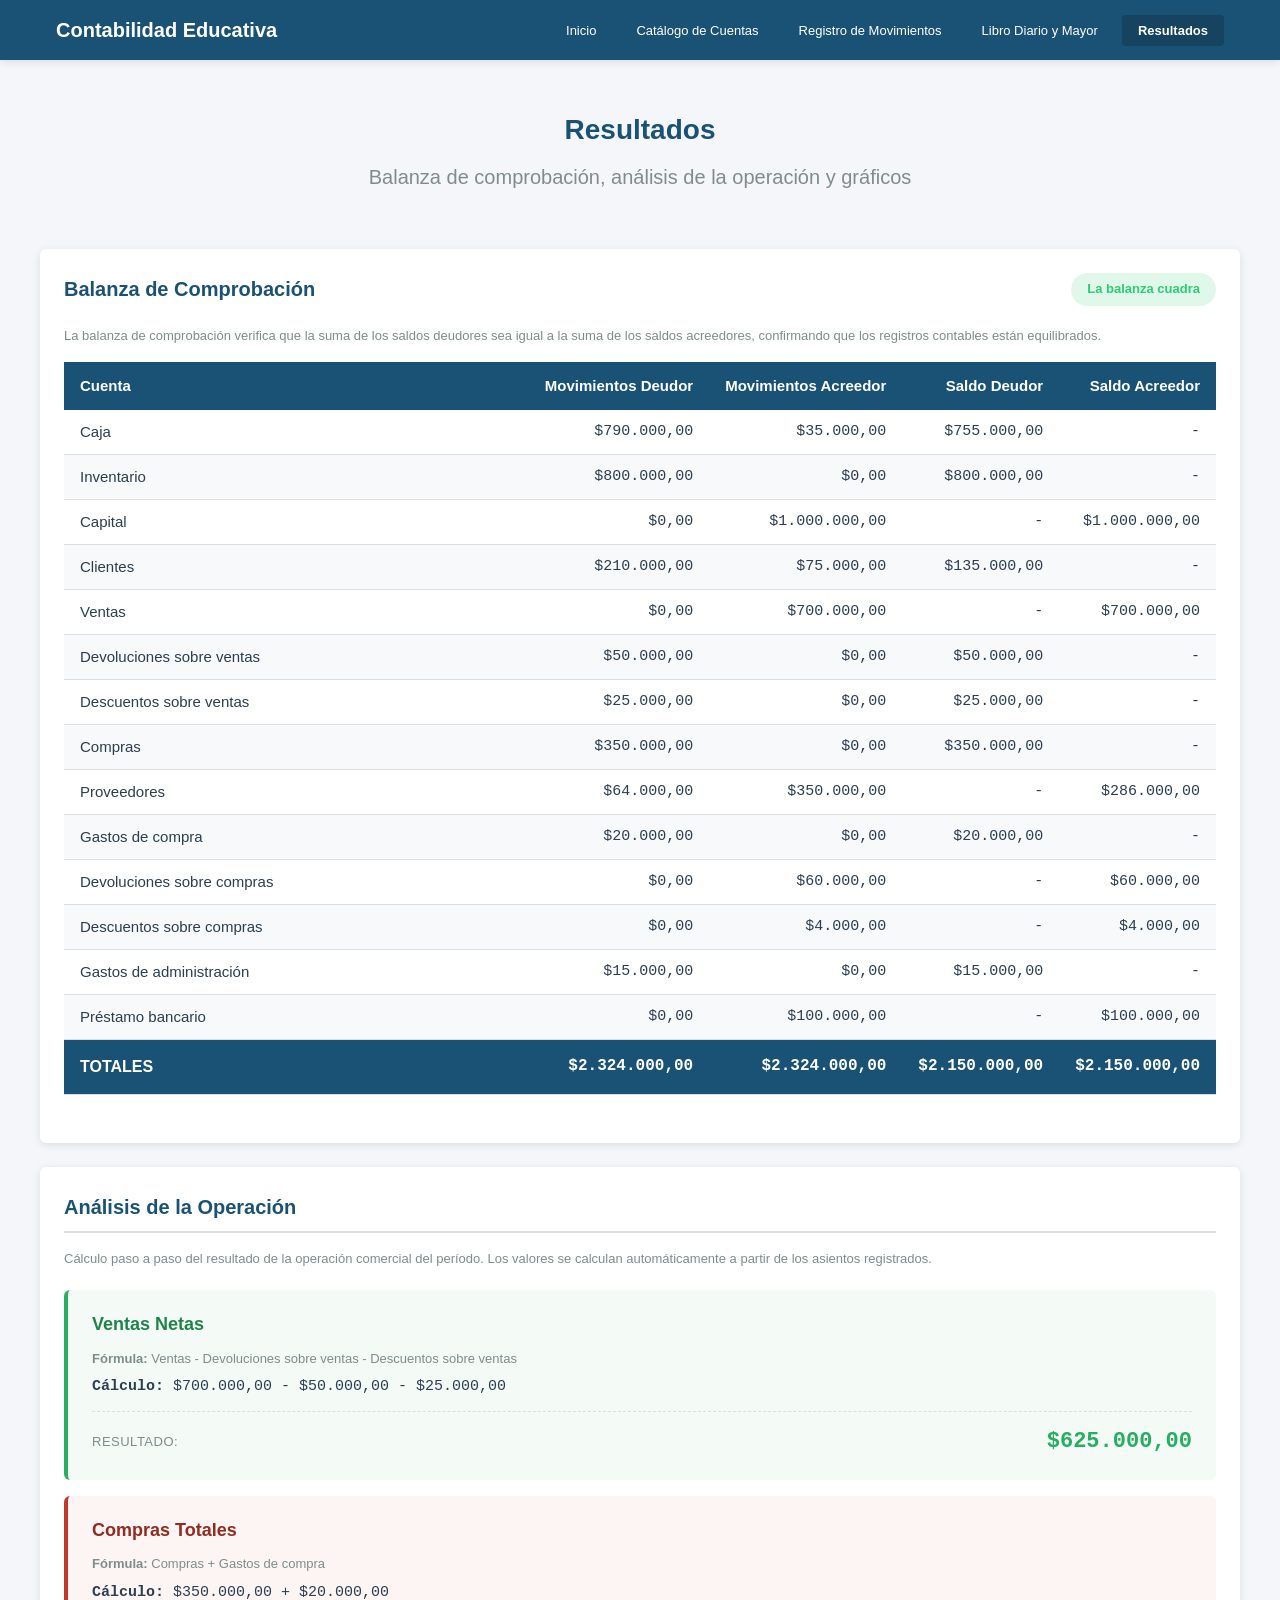
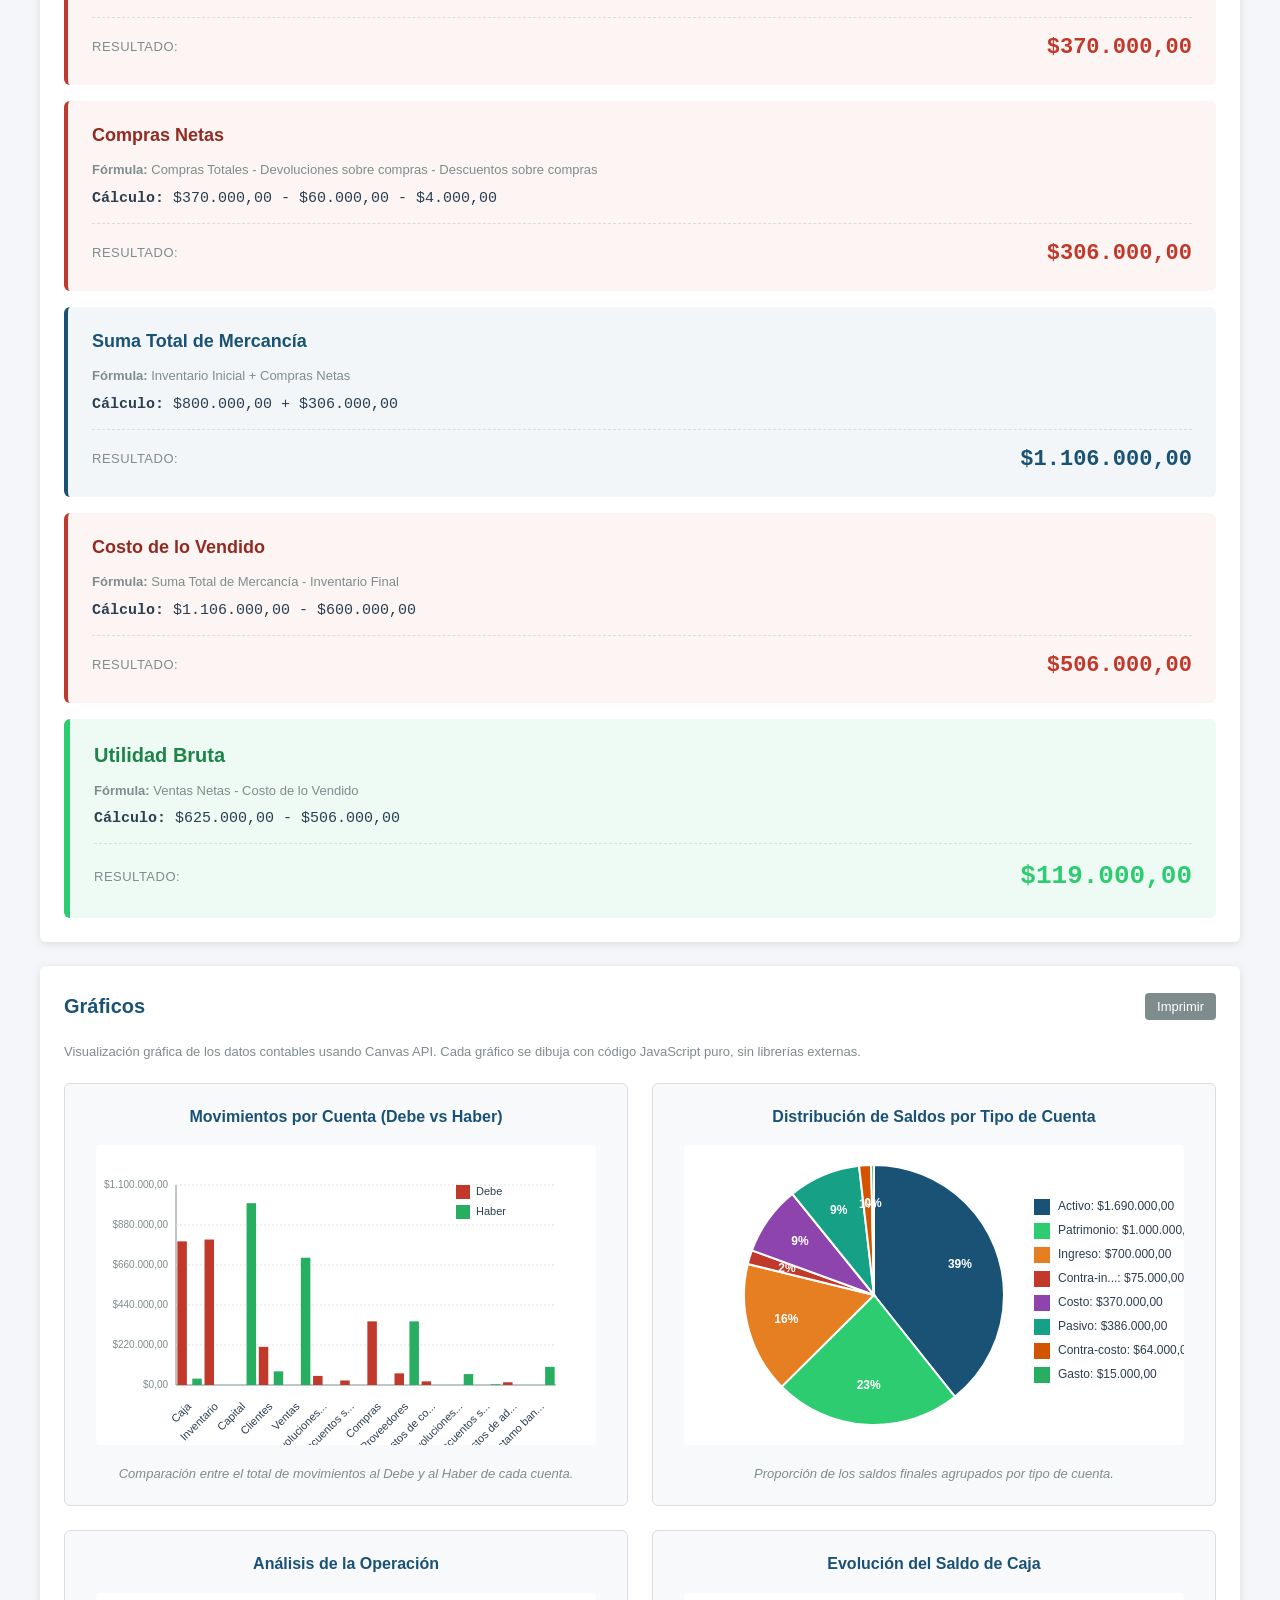
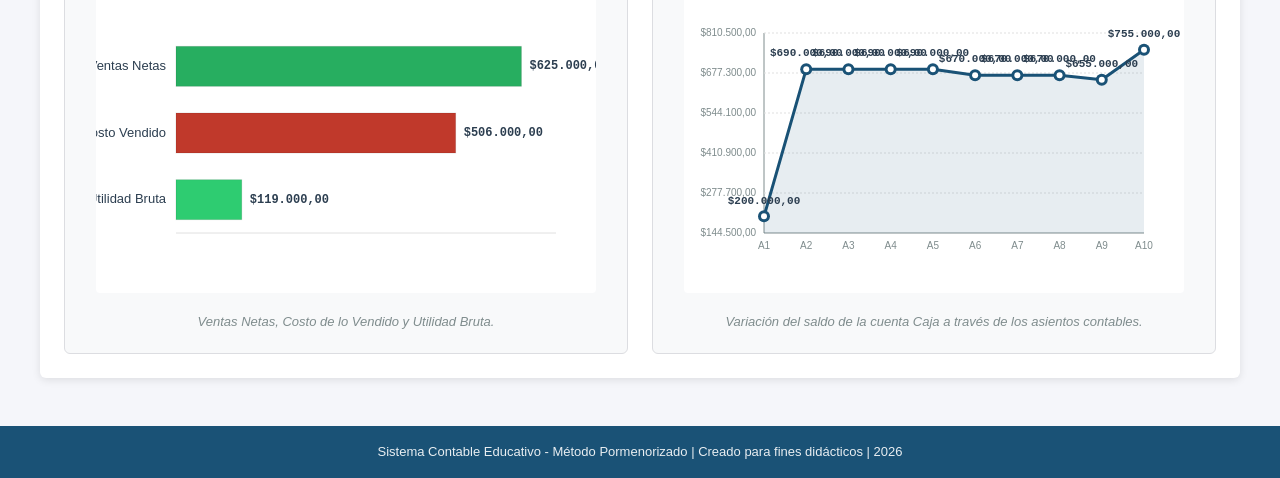
<file: paginas/resultados.html>
<!DOCTYPE html>
<html lang="es">
<head>
    <meta charset="UTF-8">
    <meta name="viewport" content="width=device-width, initial-scale=1.0">
    <title>Resultados - Sistema Contable Educativo</title>
    
    <!-- 
        Estilos base compartidos por todas las páginas.
        Contiene la navegación, variables CSS, botones, tablas y formularios.
    -->
    <link rel="stylesheet" href="../estilos/principal.css">
    
    <!-- 
        Estilos específicos de la página de resultados.
        Incluye estilos para la balanza, análisis y contenedores de gráficos.
    -->
    <link rel="stylesheet" href="../estilos/resultados.css">
    
    <!-- 
        Estilos para impresión.
        Oculta navegación, botones y fondos de color al imprimir.
    -->
    <link rel="stylesheet" href="../estilos/impresion.css" media="print">
</head>
<body>
    
    <!-- 
        =============================================================================
        NAVEGACIÓN PRINCIPAL
        =============================================================================
        Igual en todas las páginas. El enlace activo se resalta automáticamente
        mediante la función marcarNavegacionActiva() en principal.js.
    -->
    <nav class="navegacion-principal">
        <div class="contenedor-navegacion">
            <a href="../index.html" class="titulo-navegacion">Contabilidad Educativa</a>
            
            <button id="boton-menu-hamburguesa" class="boton-menu-hamburguesa" aria-label="Abrir menú de navegación">
                <span class="linea"></span>
                <span class="linea"></span>
                <span class="linea"></span>
            </button>
            
            <ul id="lista-navegacion" class="lista-navegacion">
                <li class="elemento-navegacion">
                    <a href="../index.html" class="enlace-navegacion">Inicio</a>
                </li>
                <li class="elemento-navegacion">
                    <a href="cuentas.html" class="enlace-navegacion">Catálogo de Cuentas</a>
                </li>
                <li class="elemento-navegacion">
                    <a href="movimientos.html" class="enlace-navegacion">Registro de Movimientos</a>
                </li>
                <li class="elemento-navegacion">
                    <a href="libros.html" class="enlace-navegacion">Libro Diario y Mayor</a>
                </li>
                <li class="elemento-navegacion">
                    <a href="resultados.html" class="enlace-navegacion">Resultados</a>
                </li>
            </ul>
        </div>
    </nav>
    
    <!-- 
        =============================================================================
        CONTENIDO PRINCIPAL
        =============================================================================
    -->
    <main class="contenido-principal">
        <div class="contenedor">
            
            <!-- Encabezado de la página -->
            <header class="encabezado-pagina">
                <h1 class="titulo-principal">Resultados</h1>
                <p class="subtitulo-principal">Balanza de comprobación, análisis de la operación y gráficos</p>
            </header>
            
            <!-- 
                =============================================================================
                SECCIÓN 1: BALANZA DE COMPROBACIÓN
                =============================================================================
                La balanza de comprobación es un documento que lista todas las cuentas
                con sus movimientos totales (Debe y Haber) y sus saldos finales.
                
                Si la contabilidad está correcta, la suma de los saldos deudores debe
                ser igual a la suma de los saldos acreedores.
            -->
            <section class="tarjeta margen-inferior">
                <div style="display: flex; justify-content: space-between; align-items: center; margin-bottom: 20px; flex-wrap: wrap; gap: 12px;">
                    <h2 class="titulo-tarjeta" style="margin: 0; border: none; padding: 0;">Balanza de Comprobación</h2>
                    
                    <div id="indicador-balanza" class="indicador-estado">
                        <!-- Se actualiza con JavaScript -->
                    </div>
                </div>
                
                <p style="color: var(--texto-secundario); font-size: var(--tamano-pequeno); margin-bottom: 16px;">
                    La balanza de comprobación verifica que la suma de los saldos deudores
                    sea igual a la suma de los saldos acreedores, confirmando que los registros contables están equilibrados.
                </p>
                
                <!-- Contenedor con scroll horizontal para la tabla -->
                <div class="contenedor-tabla">
                    <table class="tabla-datos" id="tabla-balanza">
                        <thead>
                            <tr>
                                <th>Cuenta</th>
                                <th>Movimientos Deudor</th>
                                <th>Movimientos Acreedor</th>
                                <th>Saldo Deudor</th>
                                <th>Saldo Acreedor</th>
                            </tr>
                        </thead>
                        <tbody id="cuerpo-tabla-balanza">
                            <!-- Las filas se generan dinámicamente con JavaScript -->
                        </tbody>
                        <tfoot id="pie-tabla-balanza">
                            <!-- Los totales se calculan con JavaScript -->
                        </tfoot>
                    </table>
                </div>
                
                <p id="mensaje-sin-datos-balanza" class="mensaje-vacio oculto">
                    No hay datos suficientes para generar la balanza. Registra asientos contables primero.
                </p>
            </section>
            
            <!-- 
                =============================================================================
                SECCIÓN 2: ANÁLISIS DE LA OPERACIÓN
                =============================================================================
                El análisis de la operación calcula paso a paso:
                - Ventas Netas = Ventas - Devoluciones sobre ventas - Descuentos sobre ventas
                - Compras Totales = Compras + Gastos de compra
                - Compras Netas = Compras Totales - Devoluciones sobre compras - Descuentos sobre compras
                - Suma Total de Mercancía = Inventario Inicial + Compras Netas
                - Costo de lo Vendido = Suma Total de Mercancía - Inventario Final
                - Utilidad Bruta = Ventas Netas - Costo de lo Vendido
            -->
            <section class="tarjeta margen-inferior">
                <h2 class="titulo-tarjeta">Análisis de la Operación</h2>
                
                <p style="color: var(--texto-secundario); font-size: var(--tamano-pequeno); margin-bottom: 20px;">
                    Cálculo paso a paso del resultado de la operación comercial del período.
                    Los valores se calculan automáticamente a partir de los asientos registrados.
                </p>
                
                <!-- Contenedor del análisis paso a paso -->
                <div id="contenedor-analisis" class="contenedor-analisis">
                    <!-- Los pasos se generan dinámicamente con JavaScript -->
                </div>
                
                <p id="mensaje-sin-datos-analisis" class="mensaje-vacio oculto">
                    No hay datos suficientes para realizar el análisis. Registra asientos contables primero.
                </p>
            </section>
            
            <!-- 
                =============================================================================
                SECCIÓN 3: GRÁFICOS (CANVAS API)
                =============================================================================
                Cuatro gráficos simples dibujados con Canvas API (sin librerías externas):
                1. Gráfico de barras: Comparación entre total Debe y total Haber por cuenta
                2. Gráfico de pastel: Distribución de saldos por tipo de cuenta
                3. Gráfico de barras horizontal: Análisis de la operación
                4. Gráfico de líneas: Evolución del saldo de Caja
            -->
            <section class="tarjeta margen-inferior">
                <div style="display: flex; justify-content: space-between; align-items: center; margin-bottom: 20px; flex-wrap: wrap; gap: 12px;">
                    <h2 class="titulo-tarjeta" style="margin: 0; border: none; padding: 0;">Gráficos</h2>
                    <button id="boton-imprimir" class="boton boton-imprimir boton-pequeno">
                        Imprimir
                    </button>
                </div>
                
                <p style="color: var(--texto-secundario); font-size: var(--tamano-pequeno); margin-bottom: 20px;">
                    Visualización gráfica de los datos contables usando Canvas API.
                    Cada gráfico se dibuja con código JavaScript puro, sin librerías externas.
                </p>
                
                <!-- Grid de gráficos -->
                <div class="grid-graficos">
                    
                    <!-- Gráfico 1: Comparación Debe vs Haber -->
                    <div class="contenedor-grafico">
                        <h3 class="titulo-grafico">Movimientos por Cuenta (Debe vs Haber)</h3>
                        <canvas id="canvas-barras-debe-haber" class="canvas-grafico" width="500" height="300"></canvas>
                        <p class="descripcion-grafico">Comparación entre el total de movimientos al Debe y al Haber de cada cuenta.</p>
                    </div>
                    
                    <!-- Gráfico 2: Distribución por tipo de cuenta -->
                    <div class="contenedor-grafico">
                        <h3 class="titulo-grafico">Distribución de Saldos por Tipo de Cuenta</h3>
                        <canvas id="canvas-pastel-tipos" class="canvas-grafico" width="500" height="300"></canvas>
                        <p class="descripcion-grafico">Proporción de los saldos finales agrupados por tipo de cuenta.</p>
                    </div>
                    
                    <!-- Gráfico 3: Análisis de la operación -->
                    <div class="contenedor-grafico">
                        <h3 class="titulo-grafico">Análisis de la Operación</h3>
                        <canvas id="canvas-barras-analisis" class="canvas-grafico" width="500" height="300"></canvas>
                        <p class="descripcion-grafico">Ventas Netas, Costo de lo Vendido y Utilidad Bruta.</p>
                    </div>
                    
                    <!-- Gráfico 4: Evolución del saldo de Caja -->
                    <div class="contenedor-grafico">
                        <h3 class="titulo-grafico">Evolución del Saldo de Caja</h3>
                        <canvas id="canvas-lineas-caja" class="canvas-grafico" width="500" height="300"></canvas>
                        <p class="descripcion-grafico">Variación del saldo de la cuenta Caja a través de los asientos contables.</p>
                    </div>
                    
                </div>
                
                <p id="mensaje-sin-datos-graficos" class="mensaje-vacio oculto">
                    No hay datos suficientes para generar los gráficos. Registra asientos contables primero.
                </p>
            </section>
            
        </div>
    </main>
    
    <!-- 
        =============================================================================
        PIE DE PÁGINA
        =============================================================================
    -->
    <footer class="pie-pagina">
        <p class="texto-pie">
            Sistema Contable Educativo - Método Pormenorizado | 
            Creado para fines didácticos | 
            <span id="anio-actual">2024</span>
        </p>
    </footer>
    
    <!-- 
        =============================================================================
        SCRIPTS
        =============================================================================
        Orden de carga importante:
        1. datos.js - Variables globales con los datos del ejercicio
        2. principal.js - Funciones compartidas (formato, navegación, impresión)
        3. graficos.js - Funciones para dibujar gráficos con Canvas API
        4. resultados.js - Lógica específica de esta página
    -->
    <script src="../scripts/datos.js"></script>
    <script src="../scripts/principal.js"></script>
    <script src="../scripts/graficos.js"></script>
    <script src="../scripts/resultados.js"></script>
    
    <!-- Script para el año actual -->
    <script>
        document.getElementById('anio-actual').textContent = new Date().getFullYear();
    </script>
    
</body>
</html>
</file>
<file: estilos/principal.css>
/**
 * =============================================================================
 * principal.css - Estilos generales del Sistema Contable Educativo
 * =============================================================================
 * 
 * Este archivo contiene los estilos base que se aplican a todas las páginas:
 * variables CSS, reset básico, tipografía, navegación, layout general,
 * botones, tablas, formularios y estilos responsive.
 * 
 * Cada página tiene su propio CSS específico que se carga después de este.
 */

/* =============================================================================
   VARIABLES CSS (Custom Properties)
   =============================================================================
   Las variables CSS nos permiten definir colores y valores reutilizables.
   Si queremos cambiar un color, solo lo modificamos aquí y se aplica en todo.
   ============================================================================= */

:root {
    /* Paleta de colores principal */
    --color-principal: #1a5276;        /* Azul corporativo - encabezados, navegación */
    --color-principal-oscuro: #154360;  /* Azul más oscuro para hover */
    --color-secundario: #2ecc71;       /* Verde - éxito, valores positivos */
    --color-acento: #e67e22;           /* Naranja - botones de acción, resaltados */
    
    /* Colores de fondo */
    --fondo-pagina: #f5f6fa;           /* Gris muy claro - fondo general */
    --fondo-tarjeta: #ffffff;          /* Blanco - tarjetas y contenedores */
    --fondo-encabezado-tabla: #1a5276; /* Azul corporativo - cabeceras de tabla */
    
    /* Colores de texto */
    --texto-principal: #2c3e50;        /* Gris oscuro - texto principal */
    --texto-secundario: #7f8c8d;       /* Gris medio - subtítulos, descripciones */
    --texto-claro: #ffffff;            /* Blanco - texto sobre fondos oscuros */
    
    /* Colores contables específicos */
    --color-debe: #c0392b;             /* Rojo suave - movimientos al Debe */
    --color-haber: #27ae60;            /* Verde - movimientos al Haber */
    --color-exito: #2ecc71;            /* Verde brillante - mensajes de éxito */
    --color-error: #e74c3c;            /* Rojo - mensajes de error, alertas */
    
    /* Colores de borde y separación */
    --color-borde: #dcdde1;            /* Gris claro - bordes de inputs y tablas */
    --color-borde-hover: #1a5276;      /* Azul - borde al enfocar input */
    
    /* Tipografía */
    --fuente-principal: 'Segoe UI', Tahoma, Geneva, Verdana, sans-serif;
    
    /* Tamaños de texto */
    --tamano-titulo: 28px;
    --tamano-subtitulo: 20px;
    --tamano-texto: 15px;
    --tamano-pequeno: 13px;
    
    /* Espaciado */
    --espaciado-pequeno: 8px;
    --espaciado-medio: 16px;
    --espaciado-grande: 24px;
    --espaciado-extra: 32px;
    
    /* Bordes redondeados */
    --radio-borde-pequeno: 4px;
    --radio-borde-medio: 6px;
    --radio-borde-grande: 8px;
    
    /* Sombras */
    --sombra-suave: 0 2px 8px rgba(0, 0, 0, 0.1);
    --sombra-media: 0 4px 12px rgba(0, 0, 0, 0.15);
}

/* =============================================================================
   RESET Y ESTILOS BASE
   =============================================================================
   Estos estilos normalizan el comportamiento entre navegadores y establecen
   la base visual del sitio.
   ============================================================================= */

/* Aplicamos box-sizing border-box a todos los elementos para que el padding
   y el borde no aumenten el ancho total del elemento */
*,
*::before,
*::after {
    box-sizing: border-box;
    margin: 0;
    padding: 0;
}

/* Estilos base del body */
body {
    font-family: var(--fuente-principal);
    font-size: var(--tamano-texto);
    color: var(--texto-principal);
    background-color: var(--fondo-pagina);
    line-height: 1.6;
    min-height: 100vh;
    display: flex;
    flex-direction: column;
}

/* =============================================================================
   NAVEGACIÓN PRINCIPAL
   =============================================================================
   Barra de navegación fija en la parte superior con fondo azul corporativo.
   ============================================================================= */

.navegacion-principal {
    background-color: var(--color-principal);
    position: fixed;
    top: 0;
    left: 0;
    width: 100%;
    z-index: 1000;
    box-shadow: var(--sombra-suave);
}

/* Contenedor interno de la navegación */
.contenedor-navegacion {
    max-width: 1200px;
    margin: 0 auto;
    padding: 0 var(--espaciado-medio);
    display: flex;
    justify-content: space-between;
    align-items: center;
    height: 60px;
}

/* Logo o título del sitio en la navegación */
.titulo-navegacion {
    color: var(--texto-claro);
    font-size: var(--tamano-subtitulo);
    font-weight: 600;
    text-decoration: none;
}

/* Lista de enlaces de navegación */
.lista-navegacion {
    list-style: none;
    display: flex;
    gap: var(--espaciado-pequeno);
}

/* Cada elemento de la lista */
.elemento-navegacion {
    display: inline-block;
}

/* Enlaces de navegación */
.enlace-navegacion {
    color: var(--texto-claro);
    text-decoration: none;
    padding: var(--espaciado-pequeno) var(--espaciado-medio);
    border-radius: var(--radio-borde-pequeno);
    transition: background-color 0.2s ease;
    font-size: var(--tamano-pequeno);
    font-weight: 500;
}

/* Efecto hover: fondo más oscuro */
.enlace-navegacion:hover {
    background-color: var(--color-principal-oscuro);
}

/* Enlace activo (página actual) */
.enlace-navegacion.activo {
    background-color: var(--color-principal-oscuro);
    font-weight: 600;
}

/* =============================================================================
   BOTÓN MENÚ HAMBURGUESA (solo visible en pantallas pequeñas)
   ============================================================================= */

.boton-menu-hamburguesa {
    display: none; /* Oculto por defecto en escritorio */
    background: none;
    border: none;
    cursor: pointer;
    padding: var(--espaciado-pequeno);
}

/* Las tres líneas del menú hamburguesa */
.boton-menu-hamburguesa .linea {
    display: block;
    width: 25px;
    height: 3px;
    background-color: var(--texto-claro);
    margin: 5px 0;
    border-radius: 2px;
    transition: all 0.3s ease;
}

/* =============================================================================
   CONTENIDO PRINCIPAL
   =============================================================================
   El main tiene margen superior para no quedar debajo de la navegación fija.
   ============================================================================= */

.contenido-principal {
    margin-top: 60px; /* Altura de la navegación */
    flex: 1;
    padding: var(--espaciado-grande) var(--espaciado-medio);
}

/* Contenedor centrado con ancho máximo */
.contenedor {
    max-width: 1200px;
    margin: 0 auto;
}

/* =============================================================================
   ENCABEZADOS DE PÁGINA
   ============================================================================= */

.encabezado-pagina {
    text-align: center;
    margin-bottom: var(--espaciado-extra);
    padding: var(--espaciado-grande) 0;
}

.titulo-principal {
    font-size: var(--tamano-titulo);
    font-weight: 600;
    color: var(--color-principal);
    margin-bottom: var(--espaciado-pequeno);
}

.subtitulo-principal {
    font-size: var(--tamano-subtitulo);
    color: var(--texto-secundario);
    font-weight: 400;
}

/* =============================================================================
   TARJETAS Y CONTENEDORES
   =============================================================================
   Las tarjetas son cajas blancas con sombra que agrupan contenido relacionado.
   ============================================================================= */

.tarjeta {
    background-color: var(--fondo-tarjeta);
    border-radius: var(--radio-borde-medio);
    box-shadow: var(--sombra-suave);
    padding: var(--espaciado-grande);
    margin-bottom: var(--espaciado-grande);
}

.titulo-tarjeta {
    font-size: var(--tamano-subtitulo);
    font-weight: 600;
    color: var(--color-principal);
    margin-bottom: var(--espaciado-medio);
    padding-bottom: var(--espaciado-pequeno);
    border-bottom: 2px solid var(--color-borde);
}

/* =============================================================================
   BOTONES
   =============================================================================
   Estilos base para todos los botones. Se pueden combinar con clases modificadoras.
   ============================================================================= */

.boton {
    display: inline-block;
    padding: 10px 20px;
    border: none;
    border-radius: var(--radio-borde-pequeno);
    font-family: var(--fuente-principal);
    font-size: var(--tamano-texto);
    font-weight: 500;
    cursor: pointer;
    transition: all 0.2s ease;
    text-decoration: none;
    text-align: center;
}

/* Botón primario: azul corporativo */
.boton-primario {
    background-color: var(--color-principal);
    color: var(--texto-claro);
}

.boton-primario:hover {
    background-color: var(--color-principal-oscuro);
}

/* Botón secundario: verde */
.boton-secundario {
    background-color: var(--color-secundario);
    color: var(--texto-claro);
}

.boton-secundario:hover {
    background-color: #27ae60;
}

/* Botón de acento: naranja */
.boton-acento {
    background-color: var(--color-acento);
    color: var(--texto-claro);
}

.boton-acento:hover {
    background-color: #d35400;
}

/* Botón de peligro: rojo */
.boton-peligro {
    background-color: var(--color-error);
    color: var(--texto-claro);
}

.boton-peligro:hover {
    background-color: #c0392b;
}

/* Botón de impresión */
.boton-imprimir {
    background-color: var(--texto-secundario);
    color: var(--texto-claro);
}

.boton-imprimir:hover {
    background-color: #5d6d7e;
}

/* Botón pequeño (para acciones en tablas) */
.boton-pequeno {
    padding: 6px 12px;
    font-size: var(--tamano-pequeno);
}

/* Grupo de botones alineados */
.grupo-botones {
    display: flex;
    gap: var(--espaciado-pequeno);
    margin-bottom: var(--espaciado-medio);
    flex-wrap: wrap;
}

/* =============================================================================
   TABLAS
   =============================================================================
   Estilos para tablas de datos con cabecera azul y filas alternadas.
   ============================================================================= */

.contenedor-tabla {
    overflow-x: auto; /* Permite scroll horizontal en tablas anchas */
    margin-bottom: var(--espaciado-grande);
}

.tabla-datos {
    width: 100%;
    border-collapse: collapse; /* Une los bordes de las celdas */
    font-size: var(--tamano-texto);
    background-color: var(--fondo-tarjeta);
}

/* Cabecera de la tabla */
.tabla-datos thead {
    background-color: var(--color-principal);
    color: var(--texto-claro);
}

.tabla-datos th {
    padding: 12px var(--espaciado-medio);
    text-align: left;
    font-weight: 600;
    white-space: nowrap;
}

/* Celdas del cuerpo de la tabla */
.tabla-datos td {
    padding: 10px var(--espaciado-medio);
    border-bottom: 1px solid var(--color-borde);
}

/* Filas alternadas para mejor lectura */
.tabla-datos tbody tr:nth-child(even) {
    background-color: #f8f9fa;
}

/* Efecto hover en las filas */
.tabla-datos tbody tr:hover {
    background-color: #e8f4f8;
}

/* Alineación derecha para montos numéricos */
.tabla-datos .celda-numero {
    text-align: right;
    font-family: 'Courier New', monospace;
    font-weight: 500;
}

/* Celda de acciones (botones editar/eliminar) */
.celda-acciones {
    display: flex;
    gap: var(--espaciado-pequeno);
    white-space: nowrap;
}

/* =============================================================================
   FORMULARIOS
   =============================================================================
   Estilos para inputs, selects, textareas y labels.
   ============================================================================= */

.grupo-formulario {
    margin-bottom: var(--espaciado-medio);
}

.etiqueta-formulario {
    display: block;
    margin-bottom: 6px;
    font-weight: 500;
    color: var(--texto-principal);
    font-size: var(--tamano-pequeno);
}

.campo-texto,
.campo-seleccion,
.campo-textarea,
.campo-numero,
.campo-fecha {
    width: 100%;
    padding: 8px 12px;
    border: 1px solid var(--color-borde);
    border-radius: var(--radio-borde-pequeno);
    font-family: var(--fuente-principal);
    font-size: var(--tamano-texto);
    color: var(--texto-principal);
    background-color: var(--fondo-tarjeta);
    transition: border-color 0.2s ease, box-shadow 0.2s ease;
}

/* Efecto al enfocar un campo */
.campo-texto:focus,
.campo-seleccion:focus,
.campo-textarea:focus,
.campo-numero:focus,
.campo-fecha:focus {
    outline: none;
    border-color: var(--color-borde-hover);
    box-shadow: 0 0 0 3px rgba(26, 82, 118, 0.1);
}

.campo-textarea {
    resize: vertical;
    min-height: 80px;
}

/* Grupo de radio buttons */
.grupo-radio {
    display: flex;
    gap: var(--espaciado-grande);
    margin-top: var(--espaciado-pequeno);
}

.opcion-radio {
    display: flex;
    align-items: center;
    gap: 6px;
    cursor: pointer;
}

.opcion-radio input[type="radio"] {
    cursor: pointer;
}

/* Mensaje de validación */
.mensaje-validacion {
    padding: var(--espaciado-pequeno) var(--espaciado-medio);
    border-radius: var(--radio-borde-pequeno);
    margin-top: var(--espaciado-pequeno);
    font-size: var(--tamano-pequeno);
    font-weight: 500;
}

.mensaje-validacion.exito {
    background-color: rgba(46, 204, 113, 0.1);
    color: var(--color-exito);
    border: 1px solid var(--color-exito);
}

.mensaje-validacion.error {
    background-color: rgba(231, 76, 60, 0.1);
    color: var(--color-error);
    border: 1px solid var(--color-error);
}

/* =============================================================================
   MENSAJES Y ALERTAS
   ============================================================================= */

.mensaje-vacio {
    text-align: center;
    padding: var(--espaciado-grande);
    color: var(--texto-secundario);
    font-style: italic;
}

.indicador-estado {
    display: inline-block;
    padding: 4px 12px;
    border-radius: var(--radio-borde-pequeno);
    font-size: var(--tamano-pequeno);
    font-weight: 600;
}

.indicador-estado.cuadra {
    background-color: rgba(46, 204, 113, 0.15);
    color: var(--color-exito);
}

.indicador-estado.no-cuadra {
    background-color: rgba(231, 76, 60, 0.15);
    color: var(--color-error);
}

/* =============================================================================
   PIE DE PÁGINA
   ============================================================================= */

.pie-pagina {
    background-color: var(--color-principal);
    color: var(--texto-claro);
    text-align: center;
    padding: var(--espaciado-medio);
    margin-top: auto; /* Empuja el footer al final de la página */
}

.texto-pie {
    font-size: var(--tamano-pequeno);
    opacity: 0.9;
}

/* =============================================================================
   UTILIDADES
   ============================================================================= */

.texto-centrado {
    text-align: center;
}

.texto-derecha {
    text-align: right;
}

.margen-superior {
    margin-top: var(--espaciado-grande);
}

.margen-inferior {
    margin-bottom: var(--espaciado-grande);
}

.oculto {
    display: none !important;
}

/* Color para valores al Debe */
.texto-debe {
    color: var(--color-debe);
    font-weight: 600;
}

/* Color para valores al Haber */
.texto-haber {
    color: var(--color-haber);
    font-weight: 600;
}

/* =============================================================================
   RESPONSIVE - PANTALLAS PEQUEÑAS (menos de 768px)
   =============================================================================
   Cuando la pantalla es estrecha, adaptamos el layout para móviles.
   ============================================================================= */

@media screen and (max-width: 768px) {
    
    /* Navegación: ocultamos la lista y mostramos el botón hamburguesa */
    .lista-navegacion {
        display: none; /* Oculto por defecto */
        position: absolute;
        top: 60px;
        left: 0;
        width: 100%;
        background-color: var(--color-principal);
        flex-direction: column;
        padding: var(--espaciado-pequeno) 0;
        box-shadow: var(--sombra-media);
    }
    
    /* Clase que se agrega con JavaScript para mostrar el menú */
    .lista-navegacion.visible {
        display: flex;
    }
    
    .elemento-navegacion {
        width: 100%;
    }
    
    .enlace-navegacion {
        display: block;
        padding: var(--espaciado-medio);
        border-radius: 0;
    }
    
    .boton-menu-hamburguesa {
        display: block; /* Visible solo en móvil */
    }
    
    /* Ajustamos tamaños de texto */
    .titulo-principal {
        font-size: 22px;
    }
    
    .subtitulo-principal {
        font-size: 16px;
    }
    
    /* Tarjetas con menos padding */
    .tarjeta {
        padding: var(--espaciado-medio);
    }
    
    /* Tablas con scroll horizontal */
    .contenedor-tabla {
        border: 1px solid var(--color-borde);
        border-radius: var(--radio-borde-pequeno);
    }
    
    /* Grupos de botones en columna */
    .grupo-botones {
        flex-direction: column;
    }
    
    .boton {
        width: 100%;
    }
    
    /* Formularios: inputs al 100% */
    .grupo-radio {
        flex-direction: column;
        gap: var(--espaciado-pequeno);
    }
}
</file>
<file: estilos/cuentas.css>
/**
 * =============================================================================
 * cuentas.css - Estilos específicos de la página Catálogo de Cuentas
 * =============================================================================
 * 
 * Este archivo complementa a principal.css con estilos exclusivos para
 * la página cuentas.html: ajustes del formulario, estilos de validación
 * en tiempo real, y personalización de la tabla de cuentas.
 */

/* =============================================================================
   FORMULARIO DE CUENTAS
   ============================================================================= */

/* Texto de ayuda debajo de los campos */
.texto-ayuda {
    display: block;
    margin-top: 4px;
    font-size: var(--tamano-pequeno);
    color: var(--texto-secundario);
    font-style: italic;
}

/* Resaltado visual del campo cuando hay error de validación */
.campo-texto.error,
.campo-seleccion.error,
.campo-textarea.error {
    border-color: var(--color-error);
    box-shadow: 0 0 0 3px rgba(231, 76, 60, 0.15);
}

/* Resaltado visual del campo cuando es válido */
.campo-texto.valido,
.campo-seleccion.valido,
.campo-textarea.valido {
    border-color: var(--color-exito);
    box-shadow: 0 0 0 3px rgba(46, 204, 113, 0.15);
}

/* Estilo especial para el grupo de radio buttons de naturaleza */
.grupo-radio .opcion-radio {
    padding: 8px 12px;
    border: 1px solid var(--color-borde);
    border-radius: var(--radio-borde-pequeno);
    transition: all 0.2s ease;
    flex: 1;
}

.grupo-radio .opcion-radio:hover {
    background-color: #f8f9fa;
    border-color: var(--color-principal);
}

/* Radio button seleccionado: resaltamos toda la opción */
.opcion-radio input[type="radio"]:checked + span {
    color: var(--color-principal);
    font-weight: 600;
}

.opcion-radio input[type="radio"]:checked {
    accent-color: var(--color-principal);
}

/* =============================================================================
   TABLA DE CUENTAS - ESTILOS ESPECÍFICOS
   ============================================================================= */

/* Ancho de las columnas de la tabla de cuentas */
#tabla-cuentas th:nth-child(1),
#tabla-cuentas td:nth-child(1) {
    width: 60px;
    text-align: center;
}

#tabla-cuentas th:nth-child(3),
#tabla-cuentas td:nth-child(3) {
    width: 120px;
}

#tabla-cuentas th:nth-child(4),
#tabla-cuentas td:nth-child(4) {
    width: 100px;
}

#tabla-cuentas th:nth-child(6),
#tabla-cuentas td:nth-child(6) {
    width: 160px;
    text-align: center;
}

/* Estilo visual para la naturaleza deudora */
.naturaleza-deudora {
    color: var(--color-debe);
    font-weight: 600;
    background-color: rgba(192, 57, 43, 0.08);
    padding: 2px 8px;
    border-radius: 12px;
    font-size: var(--tamano-pequeno);
    display: inline-block;
}

/* Estilo visual para la naturaleza acreedora */
.naturaleza-acreedora {
    color: var(--color-haber);
    font-weight: 600;
    background-color: rgba(39, 174, 96, 0.08);
    padding: 2px 8px;
    border-radius: 12px;
    font-size: var(--tamano-pequeno);
    display: inline-block;
}

/* Colores por tipo de cuenta en la tabla */
#tabla-cuentas td:nth-child(3) {
    font-weight: 500;
}

/* Activo: azul */
#tabla-cuentas td:nth-child(3):contains("Activo") {
    color: var(--color-principal);
}

/* Pasivo: naranja */
#tabla-cuentas td:nth-child(3):contains("Pasivo") {
    color: var(--color-acento);
}

/* Patrimonio: verde oscuro */
#tabla-cuentas td:nth-child(3):contains("Patrimonio") {
    color: #1e8449;
}

/* Ingreso: verde */
#tabla-cuentas td:nth-child(3):contains("Ingreso") {
    color: var(--color-haber);
}

/* Costo: rojo suave */
#tabla-cuentas td:nth-child(3):contains("Costo") {
    color: #c0392b;
}

/* Gasto: rojo */
#tabla-cuentas td:nth-child(3):contains("Gasto") {
    color: #e74c3c;
}

/* Contra-ingreso: rojo oscuro */
#tabla-cuentas td:nth-child(3):contains("Contra-ingreso") {
    color: #922b21;
}

/* Contra-costo: verde oscuro */
#tabla-cuentas td:nth-child(3):contains("Contra-costo") {
    color: #1e8449;
}

/* =============================================================================
   BOTONES DE ACCIÓN EN LA TABLA
   ============================================================================= */

/* Botón editar: azul claro */
.boton-editar {
    background-color: #3498db;
    color: white;
    border: none;
    padding: 6px 12px;
    border-radius: var(--radio-borde-pequeno);
    cursor: pointer;
    font-size: var(--tamano-pequeno);
    font-weight: 500;
    transition: background-color 0.2s ease;
}

.boton-editar:hover {
    background-color: #2980b9;
}

/* Botón eliminar: rojo */
.boton-eliminar {
    background-color: var(--color-error);
    color: white;
    border: none;
    padding: 6px 12px;
    border-radius: var(--radio-borde-pequeno);
    cursor: pointer;
    font-size: var(--tamano-pequeno);
    font-weight: 500;
    transition: background-color 0.2s ease;
}

.boton-eliminar:hover {
    background-color: #c0392b;
}

/* =============================================================================
   ESTADOS DEL FORMULARIO
   ============================================================================= */

/* Animación suave al cambiar de modo creación a edición */
#titulo-formulario {
    transition: color 0.3s ease;
}

/* Cuando estamos en modo edición, cambiamos el color del título */
.modo-edicion #titulo-formulario {
    color: var(--color-acento);
}

/* Resaltado visual de la fila que se está editando */
.fila-editando {
    background-color: rgba(230, 126, 34, 0.1) !important;
    border-left: 3px solid var(--color-acento);
}

/* =============================================================================
   RESPONSIVE - PANTALLAS PEQUEÑAS
   ============================================================================= */

@media screen and (max-width: 768px) {
    
    /* El formulario ocupa todo el ancho disponible */
    .grupo-formulario {
        margin-bottom: 20px;
    }
    
    /* Los radio buttons se apilan verticalmente */
    .grupo-radio {
        flex-direction: column;
        gap: 8px;
    }
    
    .grupo-radio .opcion-radio {
        width: 100%;
    }
    
    /* La tabla de cuentas permite scroll horizontal */
    #tabla-cuentas {
        font-size: var(--tamano-pequeno);
    }
    
    #tabla-cuentas th,
    #tabla-cuentas td {
        padding: 8px;
    }
    
    /* Los botones de acción en la tabla son más compactos */
    .celda-acciones {
        flex-direction: column;
        gap: 4px;
    }
    
    .boton-editar,
    .boton-eliminar {
        width: 100%;
        padding: 4px 8px;
        font-size: 12px;
    }
    
    /* Ajustamos los badges de naturaleza */
    .naturaleza-deudora,
    .naturaleza-acreedora {
        font-size: 11px;
        padding: 1px 6px;
    }
}
</file>
<file: estilos/impresion.css>
/**
 * =============================================================================
 * impresion.css - Estilos para impresión
 * =============================================================================
 * 
 * Este archivo define cómo se ve el sitio cuando se imprime o se genera
 * un PDF mediante la función window.print(). Se carga con media="print"
 * en cada página, por lo que solo aplica cuando el navegador está en
 * modo de impresión.
 * 
 * Reglas generales:
 * - Ocultar elementos interactivos (navegación, botones)
 * - Eliminar fondos de color para ahorrar tinta
 * - Usar bordes negros en lugar de colores
 * - Asegurar que el contenido principal ocupe todo el ancho
 * - Mostrar URLs de enlaces si es relevante
 */

@media print {
    
    /* =============================================================================
       OCULTAR ELEMENTOS INTERACTIVOS
       =============================================================================
       La navegación, botones y elementos de control no son necesarios
       en una impresión. El usuario solo quiere ver el contenido.
       ============================================================================= */
    
    /* Ocultar la barra de navegación completa */
    .navegacion-principal {
        display: none !important;
    }
    
    /* Ocultar todos los botones del sitio */
    .boton,
    .boton-primario,
    .boton-secundario,
    .boton-acento,
    .boton-peligro,
    .boton-imprimir,
    .boton-pequeno,
    .boton-editar,
    .boton-eliminar,
    .boton-eliminar-linea,
    .boton-agregar-linea,
    .boton-menu-hamburguesa {
        display: none !important;
    }
    
    /* Ocultar el botón de impresión específicamente (por si acaso) */
    #boton-imprimir,
    #boton-imprimir-diario,
    #boton-imprimir-mayor {
        display: none !important;
    }
    
    /* Ocultar botones de acción en tablas */
    .celda-acciones,
    .grupo-botones,
    .grupo-boton-eliminar {
        display: none !important;
    }
    
    /* Ocultar botones de restablecer */
    #boton-restablecer,
    #boton-limpiar {
        display: none !important;
    }
    
    /* Ocultar botón cancelar edición */
    #boton-cancelar {
        display: none !important;
    }
    
    /* Ocultar botón agregar línea en movimientos */
    #boton-agregar-linea {
        display: none !important;
    }
    
    /* Ocultar botón registrar asiento (deshabilitado o no) */
    #boton-registrar {
        display: none !important;
    }
    
    /* Ocultar botones de eliminar en tablas */
    .boton-eliminar,
    .boton-editar {
        display: none !important;
    }
    
    /* Ocultar mensajes de validación y ayuda */
    .mensaje-validacion,
    .texto-ayuda,
    #mensaje-formulario,
    #mensaje-partida-doble {
        display: none !important;
    }
    
    /* Ocultar el selector de cuentas en el mayor */
    #selector-cuenta-mayor {
        display: none !important;
    }
    
    /* Ocultar pestañas de navegación (mostrar todo el contenido) */
    .contenedor-pestanas {
        display: none !important;
    }
    
    /* =============================================================================
       MOSTRAR TODO EL CONTENIDO (pestañas ocultas)
       =============================================================================
       En modo normal, las pestañas ocultan una sección u otra.
       Al imprimir, mostramos ambas secciones completas.
       ============================================================================= */
    
    /* Mostrar todas las secciones que estén ocultas */
    .seccion-pestana.oculto {
        display: block !important;
    }
    
    /* Asegurar que el contenido principal no tenga margen superior
       (ya que la navegación ya no está visible) */
    .contenido-principal {
        margin-top: 0 !important;
        padding-top: 20px !important;
    }
    
    /* =============================================================================
       ESTILOS DE FONDO Y COLOR
       =============================================================================
       Los fondos de color consumen mucha tinta. Los eliminamos y
       usamos solo bordes y texto negro para máxima legibilidad.
       ============================================================================= */
    
    /* Fondo blanco para todo el documento */
    body {
        background-color: #ffffff !important;
        color: #000000 !important;
        font-size: 12pt !important;
    }
    
    /* Eliminar sombras de tarjetas */
    .tarjeta {
        box-shadow: none !important;
        border: 1px solid #000000 !important;
        background-color: #ffffff !important;
        margin-bottom: 20px !important;
        page-break-inside: avoid !important;
    }
    
    /* Títulos en negro */
    .titulo-principal,
    .titulo-tarjeta,
    .titulo-cuenta-mayor,
    .titulo-paso,
    .titulo-grafico {
        color: #000000 !important;
    }
    
    /* Subtítulos en gris oscuro */
    .subtitulo-principal,
    .descripcion-grafico,
    .formula-paso,
    .texto-ayuda {
        color: #333333 !important;
    }
    
    /* =============================================================================
       TABLAS
       =============================================================================
       Las tablas deben verse claras con bordes definidos y sin
       colores de fondo alternados que consuman tinta.
       ============================================================================= */
    
    /* Tablas con bordes negros sólidos */
    .tabla-datos {
        border: 2px solid #000000 !important;
        font-size: 10pt !important;
    }
    
    /* Cabecera de tabla: fondo gris claro en lugar de azul */
    .tabla-datos thead {
        background-color: #e0e0e0 !important;
        color: #000000 !important;
    }
    
    .tabla-datos th {
        border: 1px solid #000000 !important;
        padding: 8px !important;
        font-weight: bold !important;
    }
    
    /* Celdas del cuerpo */
    .tabla-datos td {
        border: 1px solid #000000 !important;
        padding: 6px 8px !important;
    }
    
    /* Eliminar filas alternadas */
    .tabla-datos tbody tr:nth-child(even) {
        background-color: transparent !important;
    }
    
    /* Eliminar hover en filas */
    .tabla-datos tbody tr:hover {
        background-color: transparent !important;
    }
    
    /* Totales en negrita con borde superior doble */
    .fila-totales td,
    #pie-tabla-balanza td,
    #pie-tabla-diario td {
        border-top: 2px solid #000000 !important;
        font-weight: bold !important;
        background-color: #f0f0f0 !important;
    }
    
    /* =============================================================================
       ESQUEMAS DE MAYOR (FORMATO T)
       =============================================================================
       Los esquemas T deben mantener su estructura pero sin colores.
       ============================================================================= */
    
    .esquema-mayor {
        border: 2px solid #000000 !important;
        box-shadow: none !important;
        page-break-inside: avoid !important;
        margin-bottom: 20px !important;
    }
    
    .encabezado-mayor {
        background-color: #e0e0e0 !important;
        color: #000000 !important;
        border-bottom: 2px solid #000000 !important;
    }
    
    .titulo-cuenta-mayor {
        color: #000000 !important;
    }
    
    .naturaleza-cuenta-mayor {
        background-color: #ffffff !important;
        color: #000000 !important;
        border: 1px solid #000000 !important;
    }
    
    .columna-debe {
        border-right: 2px solid #000000 !important;
    }
    
    .titulo-columna-mayor {
        background-color: #f0f0f0 !important;
        color: #000000 !important;
        border-bottom: 1px solid #000000 !important;
    }
    
    .total-columna-mayor {
        background-color: #f0f0f0 !important;
        border-top: 2px solid #000000 !important;
    }
    
    .pie-mayor {
        background-color: #ffffff !important;
        border-top: 2px solid #000000 !important;
    }
    
    .saldo-mayor {
        border-color: #000000 !important;
    }
    
    /* =============================================================================
       ANÁLISIS DE LA OPERACIÓN
       ============================================================================= */
    
    .paso-analisis {
        border: 1px solid #000000 !important;
        border-left: 4px solid #000000 !important;
        background-color: #ffffff !important;
        page-break-inside: avoid !important;
    }
    
    .paso-ingreso,
    .paso-costo,
    .paso-inventario,
    .paso-ganancia,
    .paso-perdida {
        border-left-color: #000000 !important;
        background-color: #ffffff !important;
    }
    
    .titulo-paso {
        color: #000000 !important;
    }
    
    .valor-resultado {
        color: #000000 !important;
    }
    
    /* =============================================================================
       GRÁFICOS (CANVAS)
       =============================================================================
       Los canvas se imprimen como imágenes. Aseguramos que tengan
       borde y sean visibles.
       ============================================================================= */
    
    .contenedor-grafico {
        border: 1px solid #000000 !important;
        background-color: #ffffff !important;
        box-shadow: none !important;
        page-break-inside: avoid !important;
        margin-bottom: 20px !important;
    }
    
    .canvas-grafico {
        border: 1px solid #cccccc !important;
        max-width: 100% !important;
    }
    
    /* =============================================================================
       FORMULARIOS (ocultar en impresión)
       =============================================================================
       Los formularios no tienen sentido en una impresión.
       ============================================================================= */
    
    #formulario-cuenta,
    #formulario-asiento,
    .grupo-formulario {
        display: none !important;
    }
    
    /* Ocultar el título del formulario */
    #titulo-formulario {
        display: none !important;
    }
    
    /* =============================================================================
       PIE DE PÁGINA
       =============================================================================
       Mantenemos el pie pero con estilo simplificado.
       ============================================================================= */
    
    .pie-pagina {
        background-color: #ffffff !important;
        color: #000000 !important;
        border-top: 1px solid #000000 !important;
        margin-top: 30px !important;
        padding: 10px !important;
        font-size: 9pt !important;
    }
    
    /* =============================================================================
       UTILIDADES Y AJUSTES GENERALES
       ============================================================================= */
    
    /* Forzar que los enlaces muestren su URL (útil para referencias) */
    a[href]:after {
        content: none !important; /* Desactivado, no es necesario para este sitio */
    }
    
    /* Asegurar que el texto sea negro */
    p, span, div, li, td, th {
        color: #000000 !important;
    }
    
    /* Números alineados a la derecha */
    .celda-numero {
        font-family: 'Courier New', monospace !important;
        text-align: right !important;
    }
    
    /* Indicadores de estado en blanco y negro */
    .indicador-estado {
        border: 1px solid #000000 !important;
        background-color: #ffffff !important;
        color: #000000 !important;
    }
    
    /* Saltos de página inteligentes */
    .tarjeta,
    .esquema-mayor,
    .contenedor-grafico,
    .paso-analisis {
        page-break-inside: avoid !important;
    }
    
    /* Ajustar márgenes de página */
    @page {
        margin: 1.5cm 1cm;
    }
    
    /* Ocultar mensajes de vacío que no aportan en impresión */
    .mensaje-vacio {
        display: none !important;
    }
    
    /* Mostrar el contenido de las pestañas ocultas */
    #seccion-diario,
    #seccion-mayor {
        display: block !important;
    }
    
    /* Ajustar el grid de gráficos para impresión */
    .grid-graficos {
        display: block !important;
    }
    
    .grid-graficos .contenedor-grafico {
        width: 100% !important;
        margin-bottom: 20px !important;
    }
}
</file>
<file: estilos/libros.css>
/**
 * =============================================================================
 * libros.css - Estilos específicos de la página Libro Diario y Mayor
 * =============================================================================
 * 
 * Este archivo complementa a principal.css con estilos exclusivos para
 * la página libros.html: pestañas de navegación, esquemas de mayor
 * en formato T, y personalización del Libro Diario y resumen de saldos.
 */

/* =============================================================================
   PESTAÑAS DE NAVEGACIÓN
   ============================================================================= */

/* Contenedor de las pestañas */
.contenedor-pestanas {
    display: flex;
    gap: 0;
    margin-bottom: 24px;
    background-color: var(--fondo-tarjeta);
    border-radius: var(--radio-borde-medio);
    box-shadow: var(--sombra-suave);
    overflow: hidden;
}

/* Botón de cada pestaña */
.boton-pestana {
    flex: 1;
    padding: 14px 24px;
    border: none;
    background-color: transparent;
    color: var(--texto-secundario);
    font-family: var(--fuente-principal);
    font-size: var(--tamano-texto);
    font-weight: 500;
    cursor: pointer;
    transition: all 0.3s ease;
    position: relative;
}

/* Línea indicadora en la parte inferior de la pestaña */
.boton-pestana::after {
    content: '';
    position: absolute;
    bottom: 0;
    left: 50%;
    width: 0;
    height: 3px;
    background-color: var(--color-principal);
    transition: all 0.3s ease;
    transform: translateX(-50%);
}

/* Hover en pestaña inactiva */
.boton-pestana:hover {
    color: var(--color-principal);
    background-color: rgba(26, 82, 118, 0.05);
}

/* Pestaña activa */
.boton-pestana.activa {
    color: var(--color-principal);
    font-weight: 600;
}

/* Línea indicadora visible en pestaña activa */
.boton-pestana.activa::after {
    width: 60%;
}

/* =============================================================================
   LIBRO DIARIO - TABLA ESPECÍFICA
   ============================================================================= */

/* Celdas que pertenecen al encabezado del asiento (con rowspan) */
.celda-asiento-diario {
    background-color: rgba(26, 82, 118, 0.06);
    font-weight: 500;
    vertical-align: top;
    border-left: 3px solid var(--color-principal);
}

/* Número de asiento: destacado */
.celda-asiento-diario:first-child {
    font-size: 16px;
    color: var(--color-principal);
    font-weight: 700;
    text-align: center;
}

/* Descripción del asiento */
.celda-descripcion-diario {
    font-size: var(--tamano-pequeno);
    color: var(--texto-secundario);
    max-width: 300px;
    line-height: 1.5;
}

/* Fila de totales en el pie de la tabla */
.fila-totales {
    background-color: var(--color-principal) !important;
    color: white;
}

.fila-totales td {
    font-weight: 600;
    padding: 14px var(--espaciado-medio);
}

.celda-total-label {
    text-align: right;
    font-size: var(--tamano-subtitulo);
}

/* =============================================================================
   ESQUEMAS DE MAYOR - FORMATO T
   ============================================================================= */

/* Contenedor de todos los esquemas de mayor */
#contenedor-mayores {
    display: grid;
    grid-template-columns: repeat(auto-fill, minmax(380px, 1fr));
    gap: 24px;
    margin-top: 16px;
}

/* Esquema individual de mayor (formato T) */
.esquema-mayor {
    background-color: var(--fondo-tarjeta);
    border: 2px solid var(--color-borde);
    border-radius: var(--radio-borde-medio);
    overflow: hidden;
    box-shadow: var(--sombra-suave);
    transition: box-shadow 0.2s ease;
}

.esquema-mayor:hover {
    box-shadow: var(--sombra-media);
}

/* =============================================================================
   ENCABEZADO DEL ESQUEMA T
   ============================================================================= */

.encabezado-mayor {
    background-color: var(--color-principal);
    color: white;
    padding: 14px 16px;
    text-align: center;
}

.titulo-cuenta-mayor {
    margin: 0;
    font-size: 18px;
    font-weight: 600;
}

.naturaleza-cuenta-mayor {
    display: inline-block;
    margin-top: 4px;
    font-size: 11px;
    text-transform: uppercase;
    letter-spacing: 1px;
    opacity: 0.9;
    background-color: rgba(255, 255, 255, 0.2);
    padding: 2px 10px;
    border-radius: 12px;
}

/* =============================================================================
   CUERPO DEL ESQUEMA T (DOS COLUMNAS)
   ============================================================================= */

.cuerpo-mayor {
    display: flex;
    min-height: 150px;
}

/* Columna individual (Debe o Haber) */
.columna-mayor {
    flex: 1;
    display: flex;
    flex-direction: column;
}

/* Línea divisoria entre Debe y Haber */
.columna-debe {
    border-right: 2px solid var(--color-borde);
}

/* Título de cada columna */
.titulo-columna-mayor {
    text-align: center;
    padding: 10px;
    font-weight: 600;
    font-size: var(--tamano-pequeno);
    text-transform: uppercase;
    letter-spacing: 1px;
    border-bottom: 1px solid var(--color-borde);
}

/* Color específico para el título del Debe */
.columna-debe .titulo-columna-mayor {
    color: var(--color-debe);
    background-color: rgba(192, 57, 43, 0.05);
}

/* Color específico para el título del Haber */
.columna-haber .titulo-columna-mayor {
    color: var(--color-haber);
    background-color: rgba(39, 174, 96, 0.05);
}

/* Contenedor de movimientos (crece para llenar el espacio) */
.columna-mayor .movimiento-mayor,
.columna-mayor .movimiento-vacio {
    flex: 1;
}

/* Cada movimiento individual */
.movimiento-mayor {
    padding: 8px 14px;
    text-align: right;
    font-family: 'Courier New', monospace;
    font-size: var(--tamano-texto);
    border-bottom: 1px solid #f0f0f0;
    color: var(--texto-principal);
}

/* Estado vacío cuando no hay movimientos */
.movimiento-vacio {
    padding: 8px 14px;
    text-align: center;
    color: var(--texto-secundario);
    font-style: italic;
    border-bottom: 1px solid #f0f0f0;
}

/* Total de cada columna */
.total-columna-mayor {
    padding: 10px 14px;
    text-align: right;
    font-family: 'Courier New', monospace;
    font-weight: 700;
    font-size: 16px;
    background-color: #f8f9fa;
    border-top: 2px solid var(--color-borde);
    color: var(--texto-principal);
}

/* =============================================================================
   PIE DEL ESQUEMA T (SALDO)
   ============================================================================= */

.pie-mayor {
    display: flex;
    background-color: #f0f4f8;
    border-top: 2px solid var(--color-principal);
}

/* Cada lado del pie (izquierda y derecha) */
.saldo-mayor {
    flex: 1;
    padding: 12px 14px;
    text-align: center;
    font-size: var(--tamano-pequeno);
}

/* Línea divisoria en el pie */
.saldo-mayor:first-child {
    border-right: 1px solid var(--color-borde);
}

/* Etiqueta del saldo */
.etiqueta-saldo {
    color: var(--texto-secundario);
    font-weight: 500;
}

/* Valor del saldo */
.valor-saldo {
    font-family: 'Courier New', monospace;
    font-weight: 700;
    font-size: 15px;
    color: var(--color-principal);
}

/* =============================================================================
   RESUMEN DE SALDOS - TABLA ESPECÍFICA
   ============================================================================= */

/* Indicador visual del tipo de saldo */
.indicador-saldo {
    display: inline-block;
    padding: 3px 10px;
    border-radius: 12px;
    font-size: 11px;
    font-weight: 600;
    text-transform: uppercase;
    letter-spacing: 0.5px;
}

/* Saldo deudor: rojo suave */
.saldo-deudor {
    background-color: rgba(192, 57, 43, 0.1);
    color: var(--color-debe);
}

/* Saldo acreedor: verde */
.saldo-acreedor {
    background-color: rgba(39, 174, 96, 0.1);
    color: var(--color-haber);
}

/* =============================================================================
   RESPONSIVE - PANTALLAS PEQUEÑAS
   ============================================================================= */

@media screen and (max-width: 768px) {
    
    /* Pestañas: texto más pequeño */
    .boton-pestana {
        padding: 12px 8px;
        font-size: var(--tamano-pequeno);
    }
    
    /* Libro Diario: tabla compacta */
    #tabla-diario {
        font-size: var(--tamano-pequeno);
    }
    
    #tabla-diario th,
    #tabla-diario td {
        padding: 8px;
    }
    
    .celda-descripcion-diario {
        max-width: 150px;
        overflow: hidden;
        text-overflow: ellipsis;
        white-space: nowrap;
    }
    
    /* Esquemas de mayor: una sola columna */
    #contenedor-mayores {
        grid-template-columns: 1fr;
    }
    
    /* Esquema T: columnas apiladas verticalmente */
    .cuerpo-mayor {
        flex-direction: column;
    }
    
    .columna-debe {
        border-right: none;
        border-bottom: 2px solid var(--color-borde);
    }
    
    /* Pie del esquema T: apilado */
    .pie-mayor {
        flex-direction: column;
    }
    
    .saldo-mayor:first-child {
        border-right: none;
        border-bottom: 1px solid var(--color-borde);
    }
    
    /* Resumen de saldos: tabla compacta */
    #tabla-resumen-saldos {
        font-size: var(--tamano-pequeno);
    }
    
    #tabla-resumen-saldos th,
    #tabla-resumen-saldos td {
        padding: 8px;
    }
}
</file>
<file: estilos/movimientos.css>
/**
 * =============================================================================
 * movimientos.css - Estilos específicos de la página Registro de Movimientos
 * =============================================================================
 * 
 * Este archivo complementa a principal.css con estilos exclusivos para
 * la página movimientos.html: líneas dinámicas del asiento, indicador
 * de totales en tiempo real, y personalización de la tabla de asientos.
 */

/* =============================================================================
   LÍNEAS DEL ASIENTO (DINÁMICAS)
   ============================================================================= */

/* Contenedor principal de cada línea del asiento */
.linea-asiento {
    display: grid;
    grid-template-columns: 2fr 1fr 1fr auto;
    gap: 12px;
    align-items: end;
    padding: 16px;
    margin-bottom: 12px;
    background-color: #f8f9fa;
    border: 1px solid var(--color-borde);
    border-radius: var(--radio-borde-medio);
    transition: all 0.2s ease;
    position: relative;
}

/* Efecto hover en la línea */
.linea-asiento:hover {
    border-color: var(--color-principal);
    box-shadow: 0 2px 6px rgba(26, 82, 118, 0.1);
}

/* Número de orden de la línea (se muestra con pseudo-elemento) */
.linea-asiento::before {
    content: attr(data-indice);
    position: absolute;
    top: -10px;
    left: 12px;
    background-color: var(--color-principal);
    color: white;
    font-size: 11px;
    font-weight: 600;
    padding: 2px 8px;
    border-radius: 10px;
}

/* Grupo de cada campo dentro de la línea */
.grupo-linea {
    display: flex;
    flex-direction: column;
    gap: 4px;
}

/* Etiqueta compacta para los campos de línea */
.grupo-linea .etiqueta-formulario {
    font-size: 12px;
    margin-bottom: 0;
    color: var(--texto-secundario);
}

/* Select de cuenta: ancho completo */
.campo-cuenta {
    width: 100%;
    min-width: 200px;
}

/* Radio buttons compactos para Debe/Haber */
.grupo-radio-compacto {
    flex-direction: row;
    gap: 8px;
}

.grupo-radio-compacto .opcion-radio {
    flex: 1;
    padding: 6px 10px;
    text-align: center;
    font-size: var(--tamano-pequeno);
}

/* Resaltado visual cuando se selecciona Debe */
.opcion-radio:has(input[value="debe"]:checked) {
    background-color: rgba(192, 57, 43, 0.1);
    border-color: var(--color-debe);
}

/* Resaltado visual cuando se selecciona Haber */
.opcion-radio:has(input[value="haber"]:checked) {
    background-color: rgba(39, 174, 96, 0.1);
    border-color: var(--color-haber);
}

/* Campo de monto: alineación derecha para números */
.campo-monto {
    text-align: right;
    font-family: 'Courier New', monospace;
    font-weight: 500;
}

/* Botón eliminar línea: alineado al final */
.grupo-boton-eliminar {
    display: flex;
    align-items: flex-end;
    justify-content: center;
    padding-bottom: 2px;
}

/* =============================================================================
   INDICADOR DE TOTALES EN TIEMPO REAL
   ============================================================================= */

/* Contenedor del indicador */
.indicador-totales {
    background-color: #f8f9fa;
    border: 2px solid var(--color-borde);
    border-radius: var(--radio-borde-medio);
    padding: 16px 20px;
    margin-top: 16px;
    display: grid;
    grid-template-columns: repeat(3, 1fr);
    gap: 16px;
}

/* Cada fila del indicador */
.fila-indicador {
    display: flex;
    justify-content: space-between;
    align-items: center;
    gap: 12px;
}

/* Etiqueta de cada total */
.etiqueta-total {
    font-size: var(--tamano-pequeno);
    color: var(--texto-secundario);
    font-weight: 500;
}

/* Valor numérico de cada total */
.valor-total {
    font-family: 'Courier New', monospace;
    font-size: 18px;
    font-weight: 600;
}

/* La fila de diferencia ocupa toda la fila en el grid */
.fila-indicador:last-child {
    grid-column: 1 / -1;
    border-top: 2px solid var(--color-borde);
    padding-top: 12px;
    margin-top: 4px;
}

/* La diferencia se muestra más grande */
#diferencia {
    font-size: 22px;
    font-weight: 700;
}

/* =============================================================================
   TABLA DE ASIENTOS REGISTRADOS
   ============================================================================= */

/* Ancho de las columnas de la tabla de asientos */
#tabla-asientos th:nth-child(1),
#tabla-asientos td:nth-child(1) {
    width: 60px;
    text-align: center;
    font-weight: 600;
}

#tabla-asientos th:nth-child(2),
#tabla-asientos td:nth-child(2) {
    width: 100px;
    white-space: nowrap;
}

#tabla-asientos th:nth-child(4),
#tabla-asientos td:nth-child(4),
#tabla-asientos th:nth-child(5),
#tabla-asientos td:nth-child(5) {
    width: 120px;
    text-align: right;
}

#tabla-asientos th:nth-child(7),
#tabla-asientos td:nth-child(7) {
    width: 100px;
    text-align: center;
}

/* Celdas que pertenecen al encabezado del asiento (con rowspan) */
.celda-asiento {
    background-color: rgba(26, 82, 118, 0.05);
    font-weight: 500;
    vertical-align: top;
}

/* Número de asiento: más grande y destacado */
.celda-asiento:first-child {
    font-size: 16px;
    color: var(--color-principal);
    font-weight: 700;
}

/* Descripción del asiento: texto más pequeño */
.celda-descripcion {
    font-size: var(--tamano-pequeno);
    color: var(--texto-secundario);
    max-width: 250px;
    line-height: 1.4;
}

/* Celdas de acciones del asiento */
.celda-acciones {
    vertical-align: middle;
}

/* =============================================================================
   ESTADOS DEL BOTÓN REGISTRAR
   ============================================================================= */

/* Botón deshabilitado: gris y sin interacción */
#boton-registrar:disabled {
    background-color: #bdc3c7;
    color: #7f8c8d;
    cursor: not-allowed;
    opacity: 0.7;
}

/* Botón habilitado: animación sutil de pulso */
#boton-registrar:not(:disabled) {
    animation: pulso-boton 2s infinite;
}

@keyframes pulso-boton {
    0% {
        box-shadow: 0 0 0 0 rgba(26, 82, 118, 0.4);
    }
    70% {
        box-shadow: 0 0 0 10px rgba(26, 82, 118, 0);
    }
    100% {
        box-shadow: 0 0 0 0 rgba(26, 82, 118, 0);
    }
}

/* =============================================================================
   RESPONSIVE - PANTALLAS PEQUEÑAS
   ============================================================================= */

@media screen and (max-width: 768px) {
    
    /* Las líneas del asiento se apilan en una sola columna */
    .linea-asiento {
        grid-template-columns: 1fr;
        gap: 12px;
        padding: 20px 16px 16px;
    }
    
    /* El número de orden se reposiciona */
    .linea-asiento::before {
        top: 8px;
        right: 12px;
        left: auto;
    }
    
    /* Los radio buttons se distribuyen en fila completa */
    .grupo-radio-compacto {
        justify-content: center;
    }
    
    .grupo-radio-compacto .opcion-radio {
        padding: 8px 16px;
    }
    
    /* El botón eliminar ocupa todo el ancho */
    .grupo-boton-eliminar {
        width: 100%;
    }
    
    .grupo-boton-eliminar .boton {
        width: 100%;
    }
    
    /* El indicador de totales se apila */
    .indicador-totales {
        grid-template-columns: 1fr;
        gap: 8px;
    }
    
    .fila-indicador {
        justify-content: space-between;
    }
    
    .fila-indicador:last-child {
        border-top: 1px solid var(--color-borde);
        padding-top: 8px;
        margin-top: 0;
    }
    
    /* La tabla de asientos: fuente más pequeña */
    #tabla-asientos {
        font-size: var(--tamano-pequeno);
    }
    
    #tabla-asientos th,
    #tabla-asientos td {
        padding: 8px;
    }
    
    /* La descripción se trunca en móvil */
    .celda-descripcion {
        max-width: 120px;
        overflow: hidden;
        text-overflow: ellipsis;
        white-space: nowrap;
    }
}
</file>
<file: estilos/resultados.css>
/**
 * =============================================================================
 * resultados.css - Estilos específicos de la página Resultados
 * =============================================================================
 * 
 * Este archivo complementa a principal.css con estilos exclusivos para
 * la página resultados.html: balanza de comprobación, análisis de la
 * operación paso a paso, y contenedores de gráficos con Canvas.
 */

/* =============================================================================
   BALANZA DE COMPROBACIÓN
   ============================================================================= */

/* Indicador de estado de la balanza */
#indicador-balanza {
    font-size: var(--tamano-pequeno);
    padding: 6px 16px;
    border-radius: 20px;
}

/* Tabla de balanza: anchos de columna */
#tabla-balanza th:nth-child(1),
#tabla-balanza td:nth-child(1) {
    min-width: 180px;
}

#tabla-balanza th:nth-child(2),
#tabla-balanza td:nth-child(2),
#tabla-balanza th:nth-child(3),
#tabla-balanza td:nth-child(3),
#tabla-balanza th:nth-child(4),
#tabla-balanza td:nth-child(4),
#tabla-balanza th:nth-child(5),
#tabla-balanza td:nth-child(5) {
    width: 140px;
    text-align: right;
}

/* Fila de totales en el pie de la balanza */
#pie-tabla-balanza .fila-totales {
    background-color: var(--color-principal) !important;
    color: white;
}

#pie-tabla-balanza .fila-totales td {
    font-weight: 700;
    font-size: 16px;
    padding: 14px var(--espaciado-medio);
}

/* =============================================================================
   ANÁLISIS DE LA OPERACIÓN
   ============================================================================= */

/* Contenedor principal del análisis */
.contenedor-analisis {
    display: flex;
    flex-direction: column;
    gap: 16px;
}

/* Cada paso del análisis */
.paso-analisis {
    padding: 20px 24px;
    border-radius: var(--radio-borde-medio);
    border-left: 4px solid var(--color-principal);
    background-color: #f8f9fa;
    transition: all 0.2s ease;
}

.paso-analisis:hover {
    box-shadow: var(--sombra-suave);
    transform: translateX(4px);
}

/* Título de cada paso */
.titulo-paso {
    margin: 0 0 10px 0;
    font-size: 18px;
    font-weight: 600;
    color: var(--color-principal);
}

/* Fórmula del paso */
.formula-paso {
    margin: 0 0 6px 0;
    font-size: var(--tamano-pequeno);
    color: var(--texto-secundario);
}

/* Cálculo detallado del paso */
.calculo-paso {
    margin: 0 0 12px 0;
    font-size: var(--tamano-texto);
    color: var(--texto-principal);
    font-family: 'Courier New', monospace;
}

/* Contenedor del resultado */
.resultado-paso {
    display: flex;
    justify-content: space-between;
    align-items: center;
    padding-top: 12px;
    border-top: 1px dashed var(--color-borde);
}

/* Etiqueta del resultado */
.etiqueta-resultado {
    font-size: var(--tamano-pequeno);
    font-weight: 500;
    color: var(--texto-secundario);
    text-transform: uppercase;
    letter-spacing: 0.5px;
}

/* Valor numérico del resultado */
.valor-resultado {
    font-family: 'Courier New', monospace;
    font-size: 22px;
    font-weight: 700;
    color: var(--color-principal);
}

/* Colores específicos por tipo de paso */

/* Paso de ingreso: verde */
.paso-ingreso {
    border-left-color: var(--color-haber);
    background-color: rgba(39, 174, 96, 0.05);
}

.paso-ingreso .titulo-paso {
    color: #1e8449;
}

.paso-ingreso .valor-resultado {
    color: var(--color-haber);
}

/* Paso de costo: rojo suave */
.paso-costo {
    border-left-color: var(--color-debe);
    background-color: rgba(192, 57, 43, 0.05);
}

.paso-costo .titulo-paso {
    color: #922b21;
}

.paso-costo .valor-resultado {
    color: var(--color-debe);
}

/* Paso de inventario: azul */
.paso-inventario {
    border-left-color: var(--color-principal);
    background-color: rgba(26, 82, 118, 0.05);
}

/* Paso de ganancia: verde brillante */
.paso-ganancia {
    border-left-color: var(--color-exito);
    background-color: rgba(46, 204, 113, 0.08);
    border-left-width: 6px;
}

.paso-ganancia .titulo-paso {
    color: #1e8449;
    font-size: 20px;
}

.paso-ganancia .valor-resultado {
    color: var(--color-exito);
    font-size: 26px;
}

/* Paso de pérdida: rojo */
.paso-perdida {
    border-left-color: var(--color-error);
    background-color: rgba(231, 76, 60, 0.08);
    border-left-width: 6px;
}

.paso-perdida .titulo-paso {
    color: #c0392b;
    font-size: 20px;
}

.paso-perdida .valor-resultado {
    color: var(--color-error);
    font-size: 26px;
}

/* =============================================================================
   GRÁFICOS
   ============================================================================= */

/* Grid de contenedores de gráficos */
.grid-graficos {
    display: grid;
    grid-template-columns: repeat(auto-fit, minmax(400px, 1fr));
    gap: 24px;
    margin-top: 16px;
}

/* Contenedor individual de cada gráfico */
.contenedor-grafico {
    background-color: #f8f9fa;
    border: 1px solid var(--color-borde);
    border-radius: var(--radio-borde-medio);
    padding: 20px;
    text-align: center;
    transition: box-shadow 0.2s ease;
}

.contenedor-grafico:hover {
    box-shadow: var(--sombra-suave);
}

/* Título de cada gráfico */
.titulo-grafico {
    margin: 0 0 16px 0;
    font-size: 16px;
    font-weight: 600;
    color: var(--color-principal);
}

/* Elemento canvas del gráfico */
.canvas-grafico {
    width: 100%;
    max-width: 500px;
    height: auto;
    border-radius: var(--radio-borde-pequeno);
    background-color: white;
}

/* Descripción debajo del gráfico */
.descripcion-grafico {
    margin: 12px 0 0 0;
    font-size: var(--tamano-pequeno);
    color: var(--texto-secundario);
    font-style: italic;
}

/* =============================================================================
   RESPONSIVE - PANTALLAS PEQUEÑAS
   ============================================================================= */

@media screen and (max-width: 768px) {
    
    /* Balanza: tabla compacta */
    #tabla-balanza {
        font-size: var(--tamano-pequeno);
    }
    
    #tabla-balanza th,
    #tabla-balanza td {
        padding: 8px;
    }
    
    /* Análisis: padding reducido */
    .paso-analisis {
        padding: 16px;
    }
    
    .titulo-paso {
        font-size: 16px;
    }
    
    .calculo-paso {
        font-size: var(--tamano-pequeno);
    }
    
    .valor-resultado {
        font-size: 18px;
    }
    
    .paso-ganancia .valor-resultado,
    .paso-perdida .valor-resultado {
        font-size: 22px;
    }
    
    /* Gráficos: una sola columna */
    .grid-graficos {
        grid-template-columns: 1fr;
    }
    
    .contenedor-grafico {
        padding: 16px;
    }
    
    .canvas-grafico {
        max-width: 100%;
    }
}
</file>
